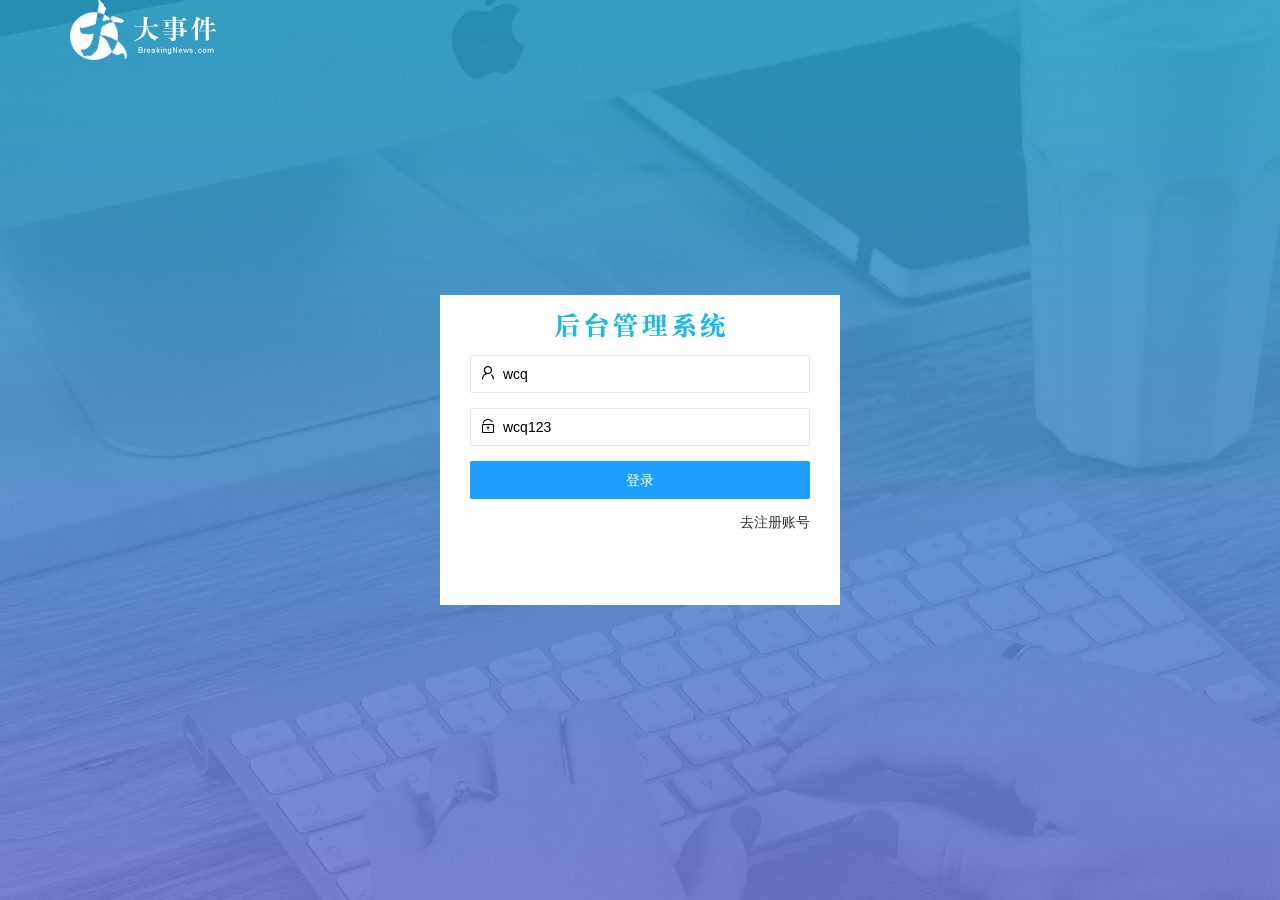
<file: login.html>
<!DOCTYPE html>
<html lang="zh-CN">

<head>
    <meta charset="UTF-8">
    <meta name="viewport" content="width=device-width, initial-scale=1.0">
    <title>大事件——登录注册</title>
    <link rel="stylesheet" href="/assets/lib/layui/css/layui.css">
    <link rel="stylesheet" href="/assets/css/login.css">
</head>

<body>
    <!-- 顶部logo -->
    <div class="layui-main">
        <img src="/assets/images/logo.png" alt="">
    </div>
    <!-- 登录注册区 -->
    <div class="titleAndLogReg">
        <!-- 标题 -->
        <div class="title"></div>
        <!-- 登录 -->
        <div class="login">
            <!-- 登录表单 -->
            <form class="layui-form" id="form_login">
                <!-- 用户名 S-->
                <div class="layui-form-item">
                    <i class="layui-icon layui-icon-username"></i>
                    <input value="wcq" type="text" name="username" required lay-verify="required" placeholder="请输入用户名" autocomplete="off" class="layui-input">
                </div>
                <!-- 密码 -->
                <div class="layui-form-item">
                    <i class="layui-icon layui-icon-password"></i>
                    <input value="wcq123" type="text" name="password" required lay-verify="required|pwd" placeholder="请输入密码" autocomplete="off" class="layui-input">
                </div>
                <!-- 按钮 -->
                <div class="layui-form-item">
                    <!-- type 要么不写 要么设置为submit 可以提交表单 -->
                    <!-- lay-submit是一个属性，必须写，未来用这个属性校验 -->
                    <button class="layui-btn layui-btn-fluid layui-btn layui-btn-normal" lay-submit>登录</button>
                </div>
                <!-- 链接 -->
                <div class="layui-form-item links">
                    <a href="javascript:;" id="link_reg">去注册账号</a>
                </div>
            </form>
        </div>
        <!-- 注册 -->
        <div class="reg">
            <form class="layui-form" id="form_reg">
                <!-- 用户名 S-->
                <div class="layui-form-item">
                    <i class="layui-icon layui-icon-username"></i>
                    <input type="text" name="username" required lay-verify="required" placeholder="请输入用户名" autocomplete="off" class="layui-input">
                </div>
                <!-- 密码 -->
                <div class="layui-form-item">
                    <i class="layui-icon layui-icon-password"></i>
                    <input type="text" name="password" required lay-verify="required|pwd" placeholder="请输入密码" autocomplete="off" class="layui-input">
                </div>
                <div class="layui-form-item">
                    <i class="layui-icon layui-icon-password"></i>
                    <input type="text" name="repassword" required lay-verify="required|pwd|repwd" placeholder="请确认密码" autocomplete="off" class="layui-input">
                </div>
                <!-- 按钮 -->
                <div class="layui-form-item">
                    <!-- type 要么不写 要么设置为submit 可以提交表单 -->
                    <!-- lay-submit是一个属性，必须写，未来用这个属性校验 -->
                    <button class="layui-btn layui-btn-fluid layui-btn layui-btn-normal" lay-submit>注册</button>
                </div>
                <!-- 链接 -->
                <div class="layui-form-item links">
                    <a href="javascript:;" id="link_login">去登陆</a>
                </div>
            </form>

        </div>
    </div>

</body>
<script src="/assets/lib/layui/layui.all.js"></script>
<script src="/assets/lib/jquery.js"></script>
<script src="/assets/js/baseAPI.js"></script>
<script src="/assets/js/login.js"></script>

</html>
</file>
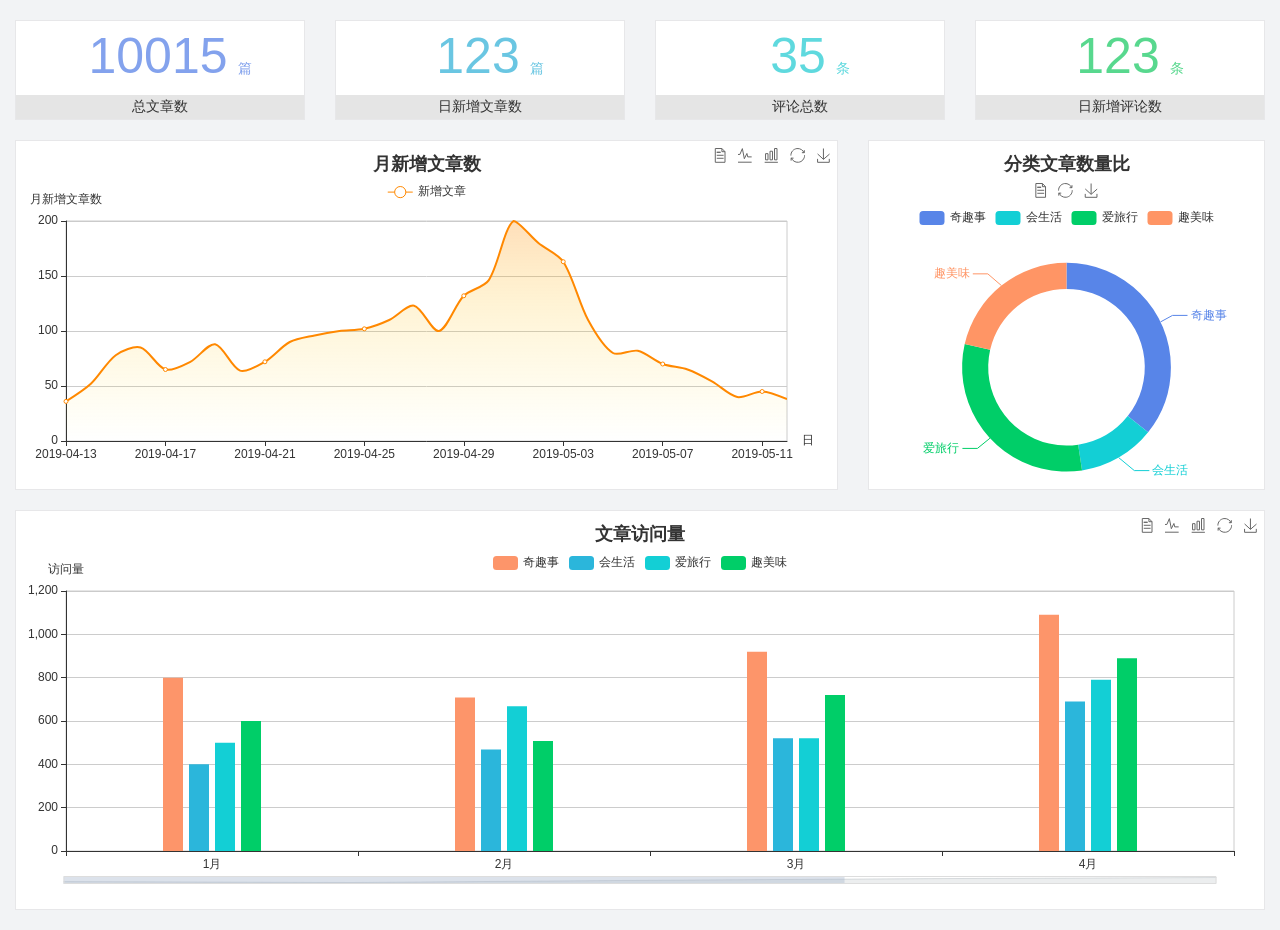
<file: home/dashboard.html>
<!DOCTYPE html>
<html lang="en">

<head>
  <meta charset="UTF-8">
  <meta name="viewport" content="width=device-width, initial-scale=1.0">
  <meta http-equiv="X-UA-Compatible" content="ie=edge">
  <title>图表统计</title>
  <link rel="stylesheet" href="../assets/lib/bootstrap.css" />
  <link rel="stylesheet" href="../assets/lib/main.css" />
  <script src="../assets/lib/jquery.js"></script>
  <script type="text/javascript" src="../assets/lib/echarts.min.js"></script>
</head>

<body>
  <div class="container-fluid">
    <div class="row spannel_list">
      <div class="col-sm-3 col-xs-6">
        <div class="spannel">
          <em>10015</em><span>篇</span>
          <b>总文章数</b>
        </div>
      </div>
      <div class="col-sm-3 col-xs-6">
        <div class="spannel scolor01">
          <em>123</em><span>篇</span>
          <b>日新增文章数</b>
        </div>
      </div>
      <div class="col-sm-3 col-xs-6">
        <div class="spannel scolor02">
          <em>35</em><span>条</span>
          <b>评论总数</b>
        </div>
      </div>
      <div class="col-sm-3 col-xs-6">
        <div class="spannel scolor03">
          <em>123</em><span>条</span>
          <b>日新增评论数</b>
        </div>
      </div>
    </div>
  </div>

  <div class="container-fluid">
    <div class="row curve-pie">
      <div class="col-lg-8 col-md-8">
        <div class="gragh_pannel" id="curve_show"></div>
      </div>
      <div class="col-lg-4 col-md-4">
        <div class="gragh_pannel" id="pie_show"></div>
      </div>
    </div>
  </div>

  <div class="container-fluid">
    <div class="column_pannel" id="column_show"></div>
  </div>

  <script>
    var oChart = echarts.init(document.getElementById('curve_show'));
    var aList_all = [
      { 'count': 36, 'date': '2019-04-13' },
      { 'count': 52, 'date': '2019-04-14' },
      { 'count': 78, 'date': '2019-04-15' },
      { 'count': 85, 'date': '2019-04-16' },
      { 'count': 65, 'date': '2019-04-17' },
      { 'count': 72, 'date': '2019-04-18' },
      { 'count': 88, 'date': '2019-04-19' },
      { 'count': 64, 'date': '2019-04-20' },
      { 'count': 72, 'date': '2019-04-21' },
      { 'count': 90, 'date': '2019-04-22' },
      { 'count': 96, 'date': '2019-04-23' },
      { 'count': 100, 'date': '2019-04-24' },
      { 'count': 102, 'date': '2019-04-25' },
      { 'count': 110, 'date': '2019-04-26' },
      { 'count': 123, 'date': '2019-04-27' },
      { 'count': 100, 'date': '2019-04-28' },
      { 'count': 132, 'date': '2019-04-29' },
      { 'count': 146, 'date': '2019-04-30' },
      { 'count': 200, 'date': '2019-05-01' },
      { 'count': 180, 'date': '2019-05-02' },
      { 'count': 163, 'date': '2019-05-03' },
      { 'count': 110, 'date': '2019-05-04' },
      { 'count': 80, 'date': '2019-05-05' },
      { 'count': 82, 'date': '2019-05-06' },
      { 'count': 70, 'date': '2019-05-07' },
      { 'count': 65, 'date': '2019-05-08' },
      { 'count': 54, 'date': '2019-05-09' },
      { 'count': 40, 'date': '2019-05-10' },
      { 'count': 45, 'date': '2019-05-11' },
      { 'count': 38, 'date': '2019-05-12' },
    ];

    let aCount = [];
    let aDate = [];

    for (var i = 0; i < aList_all.length; i++) {
      aCount.push(aList_all[i].count);
      aDate.push(aList_all[i].date);
    }

    var chartopt = {
      title: {
        text: '月新增文章数',
        left: 'center',
        top: '10'
      },
      tooltip: {
        trigger: 'axis'
      },
      legend: {
        data: ['新增文章'],
        top: '40'
      },
      toolbox: {
        show: true,
        feature: {
          mark: { show: true },
          dataView: { show: true, readOnly: false },
          magicType: { show: true, type: ['line', 'bar'] },
          restore: { show: true },
          saveAsImage: { show: true }
        }
      },
      calculable: true,
      xAxis: [
        {
          name: '日',
          type: 'category',
          boundaryGap: false,
          data: aDate
        }
      ],
      yAxis: [
        {
          name: '月新增文章数',
          type: 'value'
        }
      ],
      series: [
        {
          name: '新增文章',
          type: 'line',
          smooth: true,
          itemStyle: { normal: { areaStyle: { type: 'default' }, color: '#f80' }, lineStyle: { color: '#f80' } },
          data: aCount
        }],
      areaStyle: {
        normal: {
          color: new echarts.graphic.LinearGradient(0, 0, 0, 1, [{
            offset: 0,
            color: 'rgba(255,136,0,0.39)'
          }, {
            offset: .34,
            color: 'rgba(255,180,0,0.25)'
          }, {
            offset: 1,
            color: 'rgba(255,222,0,0.00)'
          }])

        }
      },
      grid: {
        show: true,
        x: 50,
        x2: 50,
        y: 80,
        height: 220
      }
    };

    oChart.setOption(chartopt);


    var oPie = echarts.init(document.getElementById('pie_show'));
    var oPieopt =
    {
      title: {
        top: 10,
        text: '分类文章数量比',
        x: 'center'
      },
      tooltip: {
        trigger: 'item',
        formatter: "{a} <br/>{b} : {c} ({d}%)"
      },
      color: ['#5885e8', '#13cfd5', '#00ce68', '#ff9565'],
      legend: {
        x: 'center',
        top: 65,
        data: ['奇趣事', '会生活', '爱旅行', '趣美味']
      },
      toolbox: {
        show: true,
        x: 'center',
        top: 35,
        feature: {
          mark: { show: true },
          dataView: { show: true, readOnly: false },
          magicType: {
            show: true,
            type: ['pie', 'funnel'],
            option: {
              funnel: {
                x: '25%',
                width: '50%',
                funnelAlign: 'left',
                max: 1548
              }
            }
          },
          restore: { show: true },
          saveAsImage: { show: true }
        }
      },
      calculable: true,
      series: [
        {
          name: '访问来源',
          type: 'pie',
          radius: ['45%', '60%'],
          center: ['50%', '65%'],
          data: [
            { value: 300, name: '奇趣事' },
            { value: 100, name: '会生活' },
            { value: 260, name: '爱旅行' },
            { value: 180, name: '趣美味' }
          ]
        }
      ]
    };
    oPie.setOption(oPieopt);



    var oColumn = this.echarts.init(document.getElementById('column_show'));
    var oColumnopt =
    {
      title: {
        text: '文章访问量',
        left: 'center',
        top: '10'
      },
      tooltip: {
        trigger: 'axis'
      },
      legend: {
        data: ['奇趣事', '会生活', '爱旅行', '趣美味'],
        top: '40'
      },
      toolbox: {
        show: true,
        feature: {
          mark: { show: true },
          dataView: { show: true, readOnly: false },
          magicType: { show: true, type: ['line', 'bar'] },
          restore: { show: true },
          saveAsImage: { show: true }
        }
      },
      calculable: true,
      xAxis: [
        {
          type: 'category',
          data: ['1月', '2月', '3月', '4月', '5月']
        }
      ],
      yAxis: [
        {
          name: '访问量',
          type: 'value'
        }
      ],
      series: [
        {
          name: '奇趣事',
          type: 'bar',
          barWidth: 20,
          itemStyle: {
            normal: { areaStyle: { type: 'default' }, color: '#fd956a' }
          },
          data: [800, 708, 920, 1090, 1200]
        },
        {
          name: '会生活',
          type: 'bar',
          barWidth: 20,
          itemStyle: {
            normal: { areaStyle: { type: 'default' }, color: '#2bb6db' }
          },
          data: [400, 468, 520, 690, 800]
        },
        {
          name: '爱旅行',
          type: 'bar',
          barWidth: 20,
          itemStyle: {
            normal: { areaStyle: { type: 'default' }, color: '#13cfd5' }
          },
          data: [500, 668, 520, 790, 900]
        },
        {
          name: '趣美味',
          type: 'bar',
          barWidth: 20,
          itemStyle: {
            normal: { areaStyle: { type: 'default' }, color: '#00ce68' }
          },
          data: [600, 508, 720, 890, 1000]
        }
      ],
      grid: {
        show: true,
        x: 50,
        x2: 30,
        y: 80,
        height: 260
      },
      dataZoom: [//给x轴设置滚动条
        {
          start: 0,//默认为0
          end: 100 - 1000 / 31,//默认为100
          type: 'slider',
          show: true,
          xAxisIndex: [0],
          handleSize: 0,//滑动条的 左右2个滑动条的大小
          height: 8,//组件高度
          left: 45, //左边的距离
          right: 50,//右边的距离
          bottom: 26,//右边的距离
          handleColor: '#ddd',//h滑动图标的颜色
          handleStyle: {
            borderColor: "#cacaca",
            borderWidth: "1",
            shadowBlur: 2,
            background: "#ddd",
            shadowColor: "#ddd",
          }
        }]
    };
    oColumn.setOption(oColumnopt);
  </script>
</body>

</html>
</file>
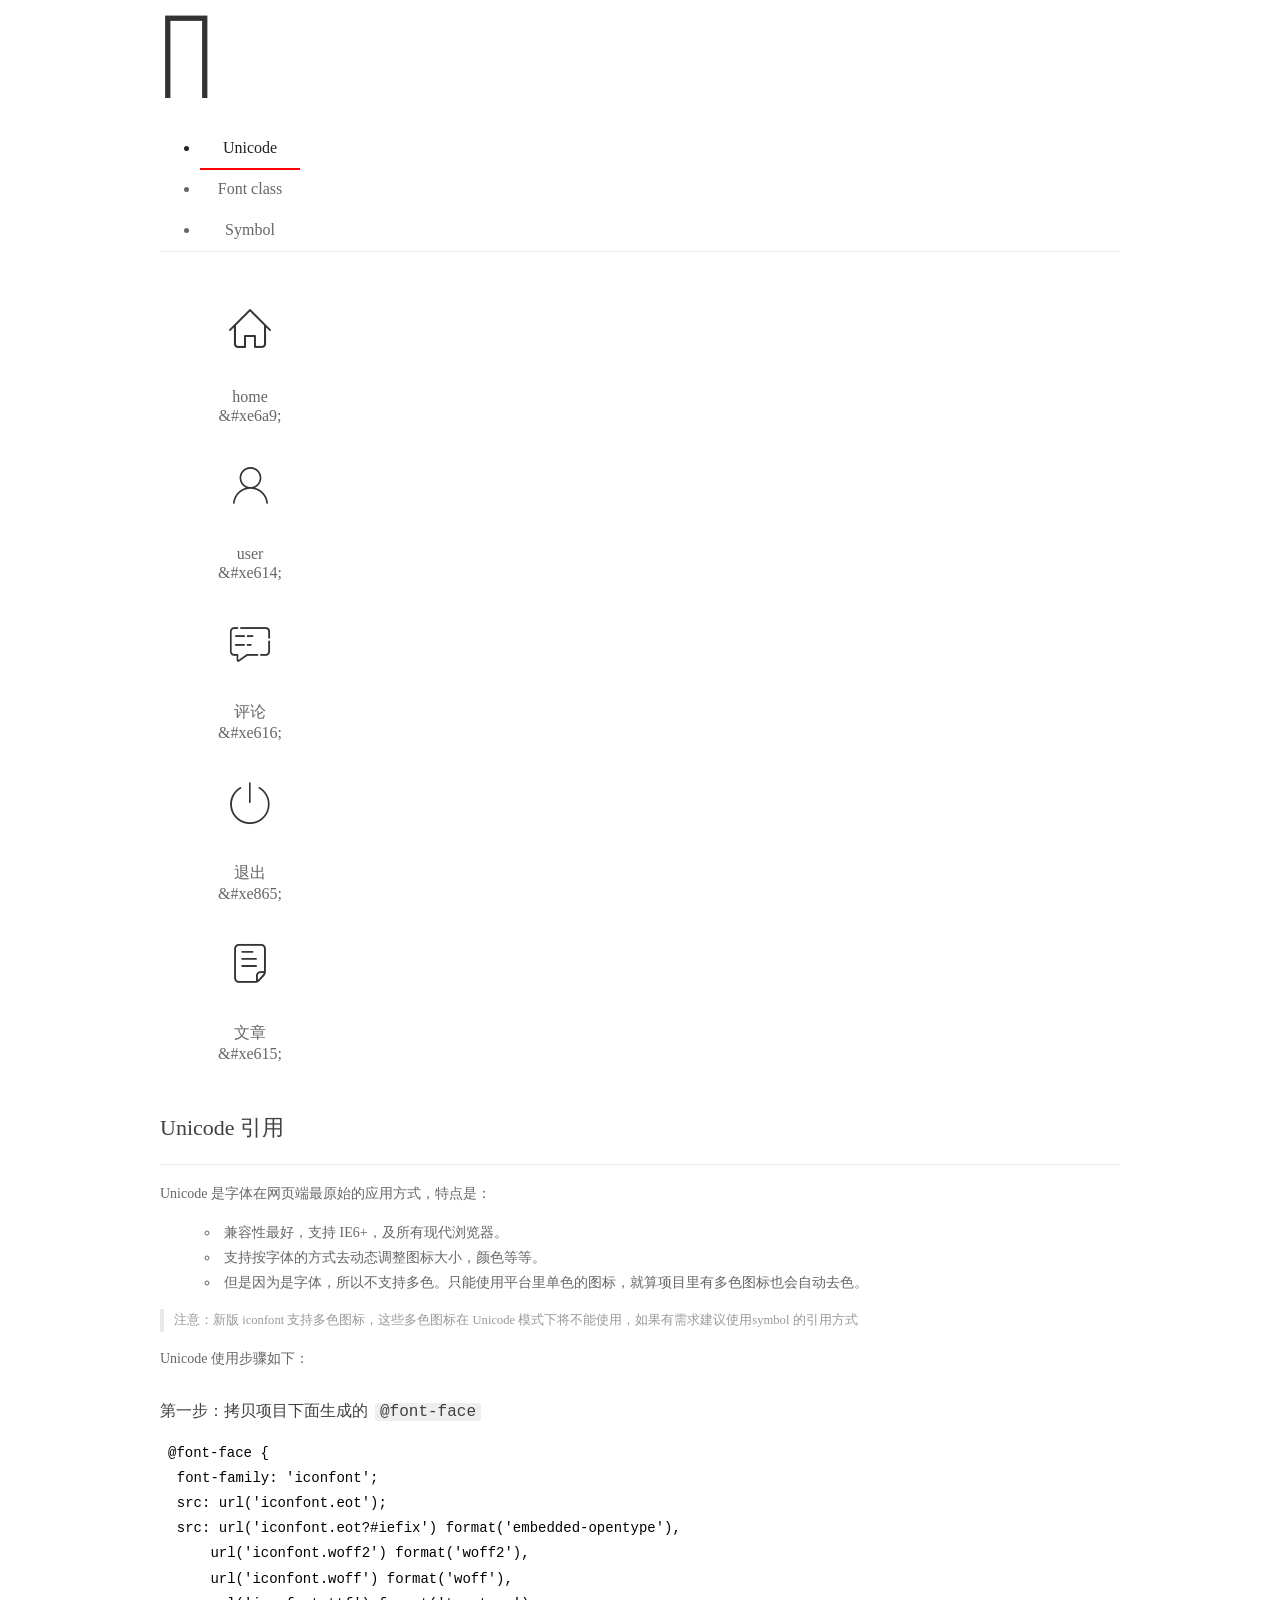
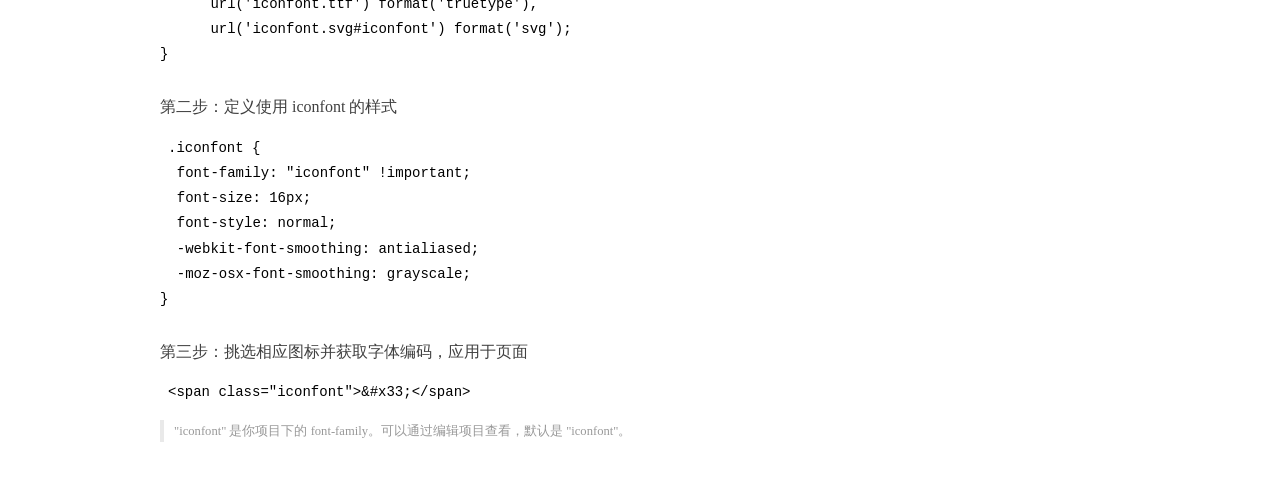
<file: assets/fonts/demo_index.html>
<!DOCTYPE html>
<html>
<head>
  <meta charset="utf-8"/>
  <title>IconFont Demo</title>
  <link rel="shortcut icon" href="https://gtms04.alicdn.com/tps/i4/TB1_oz6GVXXXXaFXpXXJDFnIXXX-64-64.ico" type="image/x-icon"/>
  <link rel="stylesheet" href="https://g.alicdn.com/thx/cube/1.3.2/cube.min.css">
  <link rel="stylesheet" href="demo.css">
  <link rel="stylesheet" href="iconfont.css">
  <script src="iconfont.js"></script>
  <!-- jQuery -->
  <script src="https://a1.alicdn.com/oss/uploads/2018/12/26/7bfddb60-08e8-11e9-9b04-53e73bb6408b.js"></script>
  <!-- 代码高亮 -->
  <script src="https://a1.alicdn.com/oss/uploads/2018/12/26/a3f714d0-08e6-11e9-8a15-ebf944d7534c.js"></script>
</head>
<body>
  <div class="main">
    <h1 class="logo"><a href="https://www.iconfont.cn/" title="iconfont 首页" target="_blank">&#xe86b;</a></h1>
    <div class="nav-tabs">
      <ul id="tabs" class="dib-box">
        <li class="dib active"><span>Unicode</span></li>
        <li class="dib"><span>Font class</span></li>
        <li class="dib"><span>Symbol</span></li>
      </ul>
      
    </div>
    <div class="tab-container">
      <div class="content unicode" style="display: block;">
          <ul class="icon_lists dib-box">
          
            <li class="dib">
              <span class="icon iconfont">&#xe6a9;</span>
                <div class="name">home</div>
                <div class="code-name">&amp;#xe6a9;</div>
              </li>
          
            <li class="dib">
              <span class="icon iconfont">&#xe614;</span>
                <div class="name">user</div>
                <div class="code-name">&amp;#xe614;</div>
              </li>
          
            <li class="dib">
              <span class="icon iconfont">&#xe616;</span>
                <div class="name">评论</div>
                <div class="code-name">&amp;#xe616;</div>
              </li>
          
            <li class="dib">
              <span class="icon iconfont">&#xe865;</span>
                <div class="name">退出</div>
                <div class="code-name">&amp;#xe865;</div>
              </li>
          
            <li class="dib">
              <span class="icon iconfont">&#xe615;</span>
                <div class="name">文章</div>
                <div class="code-name">&amp;#xe615;</div>
              </li>
          
          </ul>
          <div class="article markdown">
          <h2 id="unicode-">Unicode 引用</h2>
          <hr>

          <p>Unicode 是字体在网页端最原始的应用方式，特点是：</p>
          <ul>
            <li>兼容性最好，支持 IE6+，及所有现代浏览器。</li>
            <li>支持按字体的方式去动态调整图标大小，颜色等等。</li>
            <li>但是因为是字体，所以不支持多色。只能使用平台里单色的图标，就算项目里有多色图标也会自动去色。</li>
          </ul>
          <blockquote>
            <p>注意：新版 iconfont 支持多色图标，这些多色图标在 Unicode 模式下将不能使用，如果有需求建议使用symbol 的引用方式</p>
          </blockquote>
          <p>Unicode 使用步骤如下：</p>
          <h3 id="-font-face">第一步：拷贝项目下面生成的 <code>@font-face</code></h3>
<pre><code class="language-css"
>@font-face {
  font-family: 'iconfont';
  src: url('iconfont.eot');
  src: url('iconfont.eot?#iefix') format('embedded-opentype'),
      url('iconfont.woff2') format('woff2'),
      url('iconfont.woff') format('woff'),
      url('iconfont.ttf') format('truetype'),
      url('iconfont.svg#iconfont') format('svg');
}
</code></pre>
          <h3 id="-iconfont-">第二步：定义使用 iconfont 的样式</h3>
<pre><code class="language-css"
>.iconfont {
  font-family: "iconfont" !important;
  font-size: 16px;
  font-style: normal;
  -webkit-font-smoothing: antialiased;
  -moz-osx-font-smoothing: grayscale;
}
</code></pre>
          <h3 id="-">第三步：挑选相应图标并获取字体编码，应用于页面</h3>
<pre>
<code class="language-html"
>&lt;span class="iconfont"&gt;&amp;#x33;&lt;/span&gt;
</code></pre>
          <blockquote>
            <p>"iconfont" 是你项目下的 font-family。可以通过编辑项目查看，默认是 "iconfont"。</p>
          </blockquote>
          </div>
      </div>
      <div class="content font-class">
        <ul class="icon_lists dib-box">
          
          <li class="dib">
            <span class="icon iconfont icon-home"></span>
            <div class="name">
              home
            </div>
            <div class="code-name">.icon-home
            </div>
          </li>
          
          <li class="dib">
            <span class="icon iconfont icon-user"></span>
            <div class="name">
              user
            </div>
            <div class="code-name">.icon-user
            </div>
          </li>
          
          <li class="dib">
            <span class="icon iconfont icon-pinglun"></span>
            <div class="name">
              评论
            </div>
            <div class="code-name">.icon-pinglun
            </div>
          </li>
          
          <li class="dib">
            <span class="icon iconfont icon-tuichu"></span>
            <div class="name">
              退出
            </div>
            <div class="code-name">.icon-tuichu
            </div>
          </li>
          
          <li class="dib">
            <span class="icon iconfont icon-16"></span>
            <div class="name">
              文章
            </div>
            <div class="code-name">.icon-16
            </div>
          </li>
          
        </ul>
        <div class="article markdown">
        <h2 id="font-class-">font-class 引用</h2>
        <hr>

        <p>font-class 是 Unicode 使用方式的一种变种，主要是解决 Unicode 书写不直观，语意不明确的问题。</p>
        <p>与 Unicode 使用方式相比，具有如下特点：</p>
        <ul>
          <li>兼容性良好，支持 IE8+，及所有现代浏览器。</li>
          <li>相比于 Unicode 语意明确，书写更直观。可以很容易分辨这个 icon 是什么。</li>
          <li>因为使用 class 来定义图标，所以当要替换图标时，只需要修改 class 里面的 Unicode 引用。</li>
          <li>不过因为本质上还是使用的字体，所以多色图标还是不支持的。</li>
        </ul>
        <p>使用步骤如下：</p>
        <h3 id="-fontclass-">第一步：引入项目下面生成的 fontclass 代码：</h3>
<pre><code class="language-html">&lt;link rel="stylesheet" href="./iconfont.css"&gt;
</code></pre>
        <h3 id="-">第二步：挑选相应图标并获取类名，应用于页面：</h3>
<pre><code class="language-html">&lt;span class="iconfont icon-xxx"&gt;&lt;/span&gt;
</code></pre>
        <blockquote>
          <p>"
            iconfont" 是你项目下的 font-family。可以通过编辑项目查看，默认是 "iconfont"。</p>
        </blockquote>
      </div>
      </div>
      <div class="content symbol">
          <ul class="icon_lists dib-box">
          
            <li class="dib">
                <svg class="icon svg-icon" aria-hidden="true">
                  <use xlink:href="#icon-home"></use>
                </svg>
                <div class="name">home</div>
                <div class="code-name">#icon-home</div>
            </li>
          
            <li class="dib">
                <svg class="icon svg-icon" aria-hidden="true">
                  <use xlink:href="#icon-user"></use>
                </svg>
                <div class="name">user</div>
                <div class="code-name">#icon-user</div>
            </li>
          
            <li class="dib">
                <svg class="icon svg-icon" aria-hidden="true">
                  <use xlink:href="#icon-pinglun"></use>
                </svg>
                <div class="name">评论</div>
                <div class="code-name">#icon-pinglun</div>
            </li>
          
            <li class="dib">
                <svg class="icon svg-icon" aria-hidden="true">
                  <use xlink:href="#icon-tuichu"></use>
                </svg>
                <div class="name">退出</div>
                <div class="code-name">#icon-tuichu</div>
            </li>
          
            <li class="dib">
                <svg class="icon svg-icon" aria-hidden="true">
                  <use xlink:href="#icon-16"></use>
                </svg>
                <div class="name">文章</div>
                <div class="code-name">#icon-16</div>
            </li>
          
          </ul>
          <div class="article markdown">
          <h2 id="symbol-">Symbol 引用</h2>
          <hr>

          <p>这是一种全新的使用方式，应该说这才是未来的主流，也是平台目前推荐的用法。相关介绍可以参考这篇<a href="">文章</a>
            这种用法其实是做了一个 SVG 的集合，与另外两种相比具有如下特点：</p>
          <ul>
            <li>支持多色图标了，不再受单色限制。</li>
            <li>通过一些技巧，支持像字体那样，通过 <code>font-size</code>, <code>color</code> 来调整样式。</li>
            <li>兼容性较差，支持 IE9+，及现代浏览器。</li>
            <li>浏览器渲染 SVG 的性能一般，还不如 png。</li>
          </ul>
          <p>使用步骤如下：</p>
          <h3 id="-symbol-">第一步：引入项目下面生成的 symbol 代码：</h3>
<pre><code class="language-html">&lt;script src="./iconfont.js"&gt;&lt;/script&gt;
</code></pre>
          <h3 id="-css-">第二步：加入通用 CSS 代码（引入一次就行）：</h3>
<pre><code class="language-html">&lt;style&gt;
.icon {
  width: 1em;
  height: 1em;
  vertical-align: -0.15em;
  fill: currentColor;
  overflow: hidden;
}
&lt;/style&gt;
</code></pre>
          <h3 id="-">第三步：挑选相应图标并获取类名，应用于页面：</h3>
<pre><code class="language-html">&lt;svg class="icon" aria-hidden="true"&gt;
  &lt;use xlink:href="#icon-xxx"&gt;&lt;/use&gt;
&lt;/svg&gt;
</code></pre>
          </div>
      </div>

    </div>
  </div>
  <script>
  $(document).ready(function () {
      $('.tab-container .content:first').show()

      $('#tabs li').click(function (e) {
        var tabContent = $('.tab-container .content')
        var index = $(this).index()

        if ($(this).hasClass('active')) {
          return
        } else {
          $('#tabs li').removeClass('active')
          $(this).addClass('active')

          tabContent.hide().eq(index).fadeIn()
        }
      })
    })
  </script>
</body>
</html>
</file>
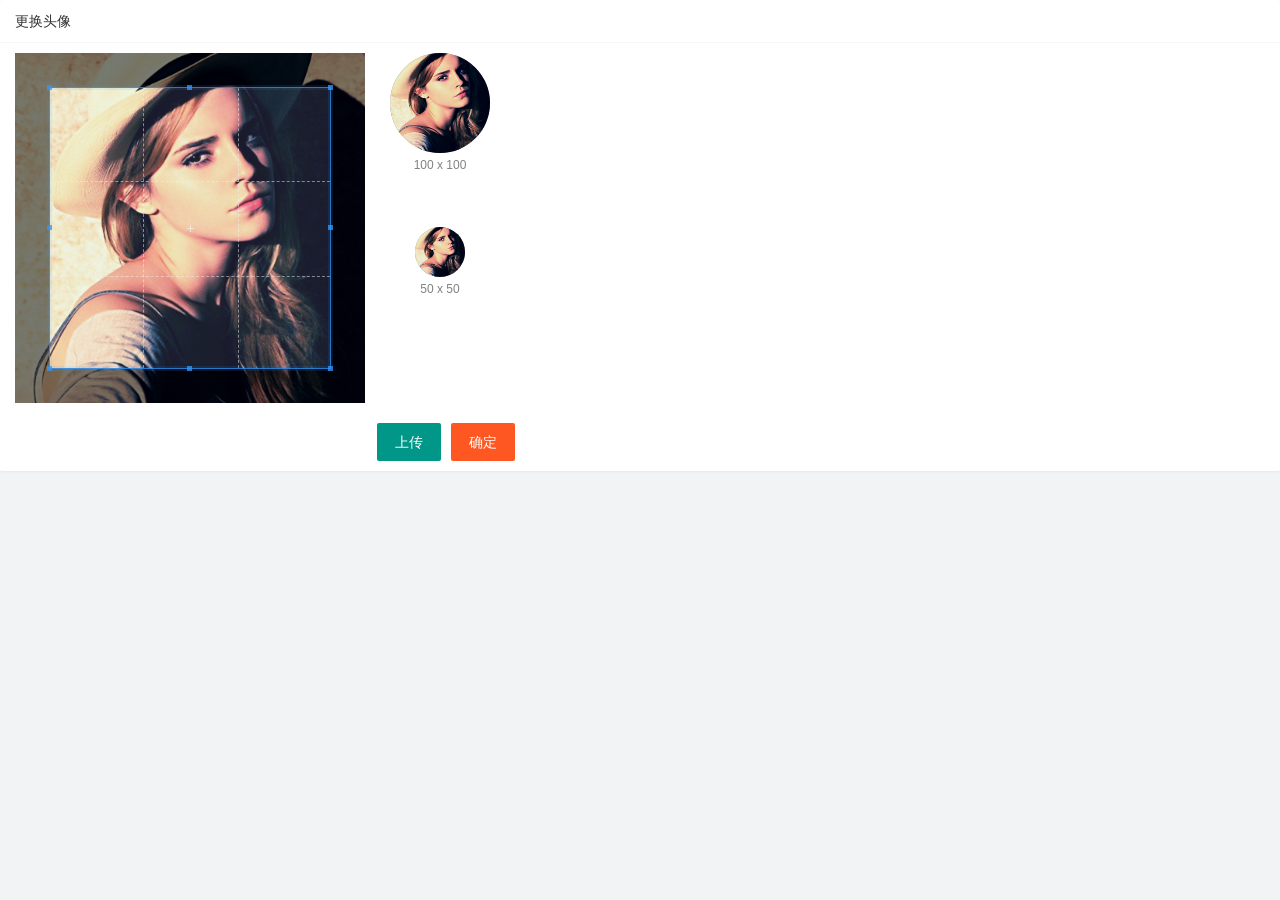
<file: home/user/user_avatar.html>
<!DOCTYPE html>
<html lang="zh-CN">

<head>
    <meta charset="UTF-8">
    <meta name="viewport" content="width=device-width, initial-scale=1.0">
    <title>Document</title>
    <!-- 引入cropper样式 -->
    <link rel="stylesheet" href="/assets/lib/cropper/cropper.css">
    <!-- layui.all.css样式 -->
    <link rel="stylesheet" href="/assets/lib/layui/css/layui.css">
    <link rel="stylesheet" href="/assets/css/user/user_avatar.css">
</head>

<body>
    <!-- 面板区域 -->
    <div class="layui-card">
        <div class="layui-card-header">更换头像</div>
        <div class="layui-card-body">
            <!-- 第一行的图片裁剪和预览区域 -->
            <div class="row1">
                <!-- 图片裁剪区域 -->
                <div class="cropper-box">
                    <!-- 这个 img 标签很重要，将来会把它初始化为裁剪区域 -->
                    <img id="image" src="/assets/images/sample.jpg" />
                </div>
                <!-- 图片的预览区域 -->
                <div class="preview-box">
                    <div>
                        <!-- 宽高为 100px 的预览区域 -->
                        <div class="img-preview w100"></div>
                        <p class="size">100 x 100</p>
                    </div>
                    <div>
                        <!-- 宽高为 50px 的预览区域 -->
                        <div class="img-preview w50"></div>
                        <p class="size">50 x 50</p>
                    </div>
                </div>
            </div>

            <!-- 第二行的按钮区域 -->
            <div class="row2">
                <!-- accept属性，可以指定，允许用户选择什么类型的文件 -->
                <input id="file" type="file" accept="">
                <button id="btnChooseImg" type="button" class="layui-btn">上传</button>
                <button id="btnUpload" type="button" class="layui-btn layui-btn-danger">确定</button>
            </div>
        </div>
    </div>
    <!-- 引入layui.all.js -->
    <script src="/assets/lib/layui/layui.all.js"></script>
    <!-- 引入jQuery -->
    <script src="/assets/lib/jquery.js"></script>
    <script src="/assets/lib/cropper/Cropper.js"></script>
    <script src="/assets/lib/cropper/jquery-cropper.js"></script>
    <!-- 引入baseAPI -->
    <script src="/assets/js/baseAPI.js"></script>
    <!-- 引入自己js  -->
    <script src="/assets/js/user/user_avatar.js"></script>
</body>


</html>
</file>
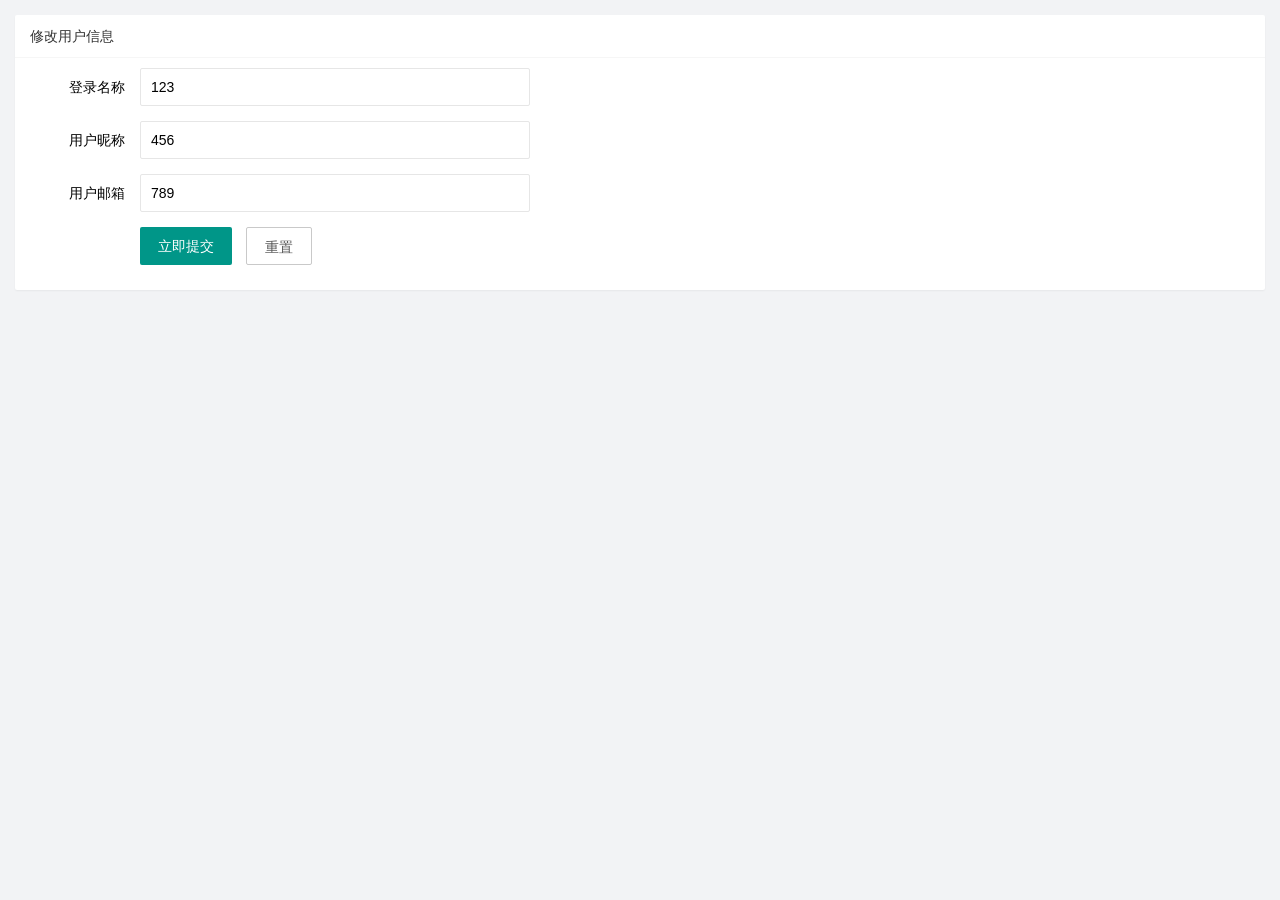
<file: home/user/user_info.html>
<!DOCTYPE html>
<html lang="zh-CN">

<head>
    <meta charset="UTF-8">
    <meta name="viewport" content="width=device-width, initial-scale=1.0">
    <title>Document</title>
    <!-- 先引入layui.css -->
    <link rel="stylesheet" href="/assets/lib/layui/css/layui.css">
    <!-- 引入自己的样式 -->
    <link rel="stylesheet" href="/assets/css/user/user_info.css">
</head>

<body>
    <!-- 个人信息面板 -->
    <div class="layui-card">
        <div class="layui-card-header">修改用户信息</div>
        <div class="layui-card-body">
            <!-- 表单区域 -->
            <form class="layui-form" lay-filter="formUserInfo">
                <!-- 第01行 这是隐藏域 id-->
                <input type="hidden" name="id">
                <!-- 第01行 登录名称 -->
                <div class="layui-form-item">
                    <label class="layui-form-label">登录名称</label>
                    <div class="layui-input-block">
                        <input type="text" name="username" required lay-verify="required" placeholder="请输入登录名称" autocomplete="off" class="layui-input" readonly value="123">
                    </div>
                </div>
                <!-- 第02行 昵称 -->
                <div class="layui-form-item">
                    <label class="layui-form-label">用户昵称</label>
                    <div class="layui-input-block">
                        <input type="text" name="nickname" required lay-verify="required|nickname" placeholder="请输入用户昵称" autocomplete="off" class="layui-input" value="456">
                    </div>
                </div>
                <!-- 第03行 邮箱 -->
                <div class="layui-form-item">
                    <label class="layui-form-label">用户邮箱</label>
                    <div class="layui-input-block">
                        <input type="text" name="email" required lay-verify="required|email" placeholder="请输入用户邮箱" autocomplete="off" class="layui-input" value="789">
                    </div>
                </div>
                <!-- 第04行 按钮 -->
                <div class="layui-form-item">
                    <div class="layui-input-block">
                        <button class="layui-btn" lay-submit lay-filter="formDemo">立即提交</button>
                        <button id="btnReset" type="reset" class="layui-btn layui-btn-primary">重置</button>
                    </div>
                </div>
            </form>
        </div>
    </div>
    <script src="/assets/lib/layui/layui.all.js"></script>
    <script src="/assets/lib/jquery.js"></script>
    <script src="/assets/js/baseAPI.js"></script>
    <script src="/assets/js/user/user_info.js"></script>
</body>

</html>
</file>
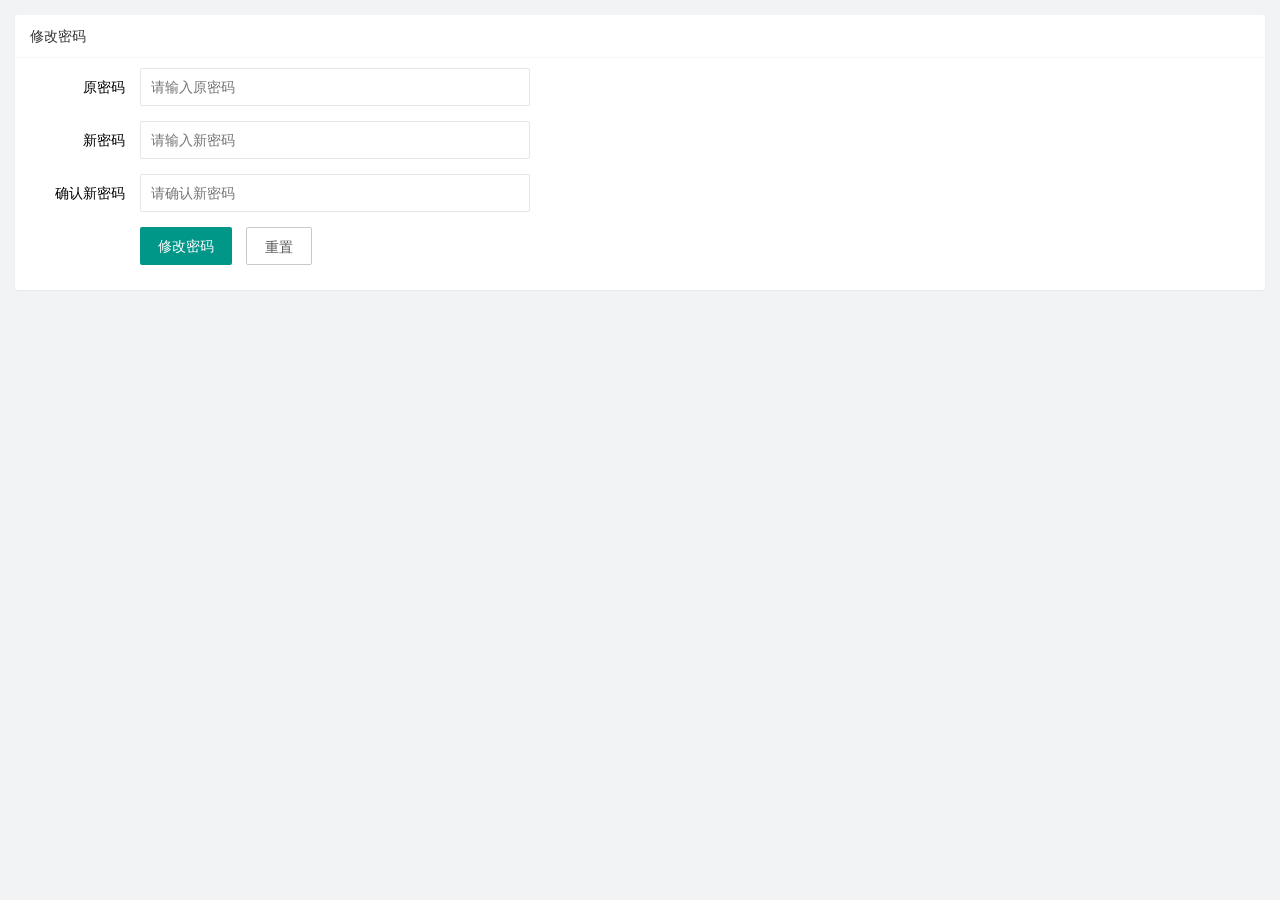
<file: home/user/user_pwd.html>
<!DOCTYPE html>
<html lang="zh-CN">

<head>
    <meta charset="UTF-8">
    <meta name="viewport" content="width=device-width, initial-scale=1.0">
    <title>Document</title>
    <link rel="stylesheet" href="/assets/lib/layui/css/layui.css">
    <link rel="stylesheet" href="/assets/css/user/user_pwd.css">
</head>

<body>
    <!-- 卡片区域 -->
    <div class="layui-card">
        <div class="layui-card-header">修改密码</div>
        <div class="layui-card-body">
            <form class="layui-form" action="">
                <!-- 1.原始密码 -->
                <div class="layui-form-item">
                    <label class="layui-form-label">原密码</label>
                    <div class="layui-input-block">
                        <input type="text" name="oldPwd" required lay-verify="required|pwd" placeholder="请输入原密码" autocomplete="off" class="layui-input">
                    </div>
                </div>
                <!-- 2.新密码 -->
                <div class="layui-form-item">
                    <label class="layui-form-label">新密码</label>
                    <div class="layui-input-block">
                        <input type="text" name="newPwd" required lay-verify="required|pwd|newPwd" placeholder="请输入新密码" autocomplete="off" class="layui-input">
                    </div>
                </div>
                <!-- 3.确认新密码 -->
                <div class="layui-form-item">
                    <label class="layui-form-label">确认新密码</label>
                    <div class="layui-input-block">
                        <input type="text" name="rePwd" required lay-verify="required|pwd|rePwd" placeholder="请确认新密码" autocomplete="off" class="layui-input">
                    </div>
                </div>
                <!-- 4.按钮 -->
                <div class="layui-form-item">
                    <div class="layui-input-block">
                        <button class="layui-btn" lay-submit lay-filter="formDemo">修改密码</button>
                        <button type="reset" class="layui-btn layui-btn-primary">重置</button>
                    </div>
                </div>
            </form>
        </div>
    </div>
    <script src="/assets/lib/layui/layui.all.js"></script>
    <script src="/assets/lib/jquery.js"></script>
    <script src="/assets/js/baseAPI.js"></script>
    <script src="/assets/js/user/user_pwd.js"></script>
</body>

</html>
</file>
<file: assets/lib/layui/css/layui.css>
/** layui-v2.5.5 MIT License By https://www.layui.com */
 .layui-inline,img{display:inline-block;vertical-align:middle}h1,h2,h3,h4,h5,h6{font-weight:400}.layui-edge,.layui-header,.layui-inline,.layui-main{position:relative}.layui-body,.layui-edge,.layui-elip{overflow:hidden}.layui-btn,.layui-edge,.layui-inline,img{vertical-align:middle}.layui-btn,.layui-disabled,.layui-icon,.layui-unselect{-moz-user-select:none;-webkit-user-select:none;-ms-user-select:none}.layui-elip,.layui-form-checkbox span,.layui-form-pane .layui-form-label{text-overflow:ellipsis;white-space:nowrap}.layui-breadcrumb,.layui-tree-btnGroup{visibility:hidden}blockquote,body,button,dd,div,dl,dt,form,h1,h2,h3,h4,h5,h6,input,li,ol,p,pre,td,textarea,th,ul{margin:0;padding:0;-webkit-tap-highlight-color:rgba(0,0,0,0)}a:active,a:hover{outline:0}img{border:none}li{list-style:none}table{border-collapse:collapse;border-spacing:0}h4,h5,h6{font-size:100%}button,input,optgroup,option,select,textarea{font-family:inherit;font-size:inherit;font-style:inherit;font-weight:inherit;outline:0}pre{white-space:pre-wrap;white-space:-moz-pre-wrap;white-space:-pre-wrap;white-space:-o-pre-wrap;word-wrap:break-word}body{line-height:24px;font:14px Helvetica Neue,Helvetica,PingFang SC,Tahoma,Arial,sans-serif}hr{height:1px;margin:10px 0;border:0;clear:both}a{color:#333;text-decoration:none}a:hover{color:#777}a cite{font-style:normal;*cursor:pointer}.layui-border-box,.layui-border-box *{box-sizing:border-box}.layui-box,.layui-box *{box-sizing:content-box}.layui-clear{clear:both;*zoom:1}.layui-clear:after{content:'\20';clear:both;*zoom:1;display:block;height:0}.layui-inline{*display:inline;*zoom:1}.layui-edge{display:inline-block;width:0;height:0;border-width:6px;border-style:dashed;border-color:transparent}.layui-edge-top{top:-4px;border-bottom-color:#999;border-bottom-style:solid}.layui-edge-right{border-left-color:#999;border-left-style:solid}.layui-edge-bottom{top:2px;border-top-color:#999;border-top-style:solid}.layui-edge-left{border-right-color:#999;border-right-style:solid}.layui-disabled,.layui-disabled:hover{color:#d2d2d2!important;cursor:not-allowed!important}.layui-circle{border-radius:100%}.layui-show{display:block!important}.layui-hide{display:none!important}@font-face{font-family:layui-icon;src:url(../font/iconfont.eot?v=250);src:url(../font/iconfont.eot?v=250#iefix) format('embedded-opentype'),url(../font/iconfont.woff2?v=250) format('woff2'),url(../font/iconfont.woff?v=250) format('woff'),url(../font/iconfont.ttf?v=250) format('truetype'),url(../font/iconfont.svg?v=250#layui-icon) format('svg')}.layui-icon{font-family:layui-icon!important;font-size:16px;font-style:normal;-webkit-font-smoothing:antialiased;-moz-osx-font-smoothing:grayscale}.layui-icon-reply-fill:before{content:"\e611"}.layui-icon-set-fill:before{content:"\e614"}.layui-icon-menu-fill:before{content:"\e60f"}.layui-icon-search:before{content:"\e615"}.layui-icon-share:before{content:"\e641"}.layui-icon-set-sm:before{content:"\e620"}.layui-icon-engine:before{content:"\e628"}.layui-icon-close:before{content:"\1006"}.layui-icon-close-fill:before{content:"\1007"}.layui-icon-chart-screen:before{content:"\e629"}.layui-icon-star:before{content:"\e600"}.layui-icon-circle-dot:before{content:"\e617"}.layui-icon-chat:before{content:"\e606"}.layui-icon-release:before{content:"\e609"}.layui-icon-list:before{content:"\e60a"}.layui-icon-chart:before{content:"\e62c"}.layui-icon-ok-circle:before{content:"\1005"}.layui-icon-layim-theme:before{content:"\e61b"}.layui-icon-table:before{content:"\e62d"}.layui-icon-right:before{content:"\e602"}.layui-icon-left:before{content:"\e603"}.layui-icon-cart-simple:before{content:"\e698"}.layui-icon-face-cry:before{content:"\e69c"}.layui-icon-face-smile:before{content:"\e6af"}.layui-icon-survey:before{content:"\e6b2"}.layui-icon-tree:before{content:"\e62e"}.layui-icon-upload-circle:before{content:"\e62f"}.layui-icon-add-circle:before{content:"\e61f"}.layui-icon-download-circle:before{content:"\e601"}.layui-icon-templeate-1:before{content:"\e630"}.layui-icon-util:before{content:"\e631"}.layui-icon-face-surprised:before{content:"\e664"}.layui-icon-edit:before{content:"\e642"}.layui-icon-speaker:before{content:"\e645"}.layui-icon-down:before{content:"\e61a"}.layui-icon-file:before{content:"\e621"}.layui-icon-layouts:before{content:"\e632"}.layui-icon-rate-half:before{content:"\e6c9"}.layui-icon-add-circle-fine:before{content:"\e608"}.layui-icon-prev-circle:before{content:"\e633"}.layui-icon-read:before{content:"\e705"}.layui-icon-404:before{content:"\e61c"}.layui-icon-carousel:before{content:"\e634"}.layui-icon-help:before{content:"\e607"}.layui-icon-code-circle:before{content:"\e635"}.layui-icon-water:before{content:"\e636"}.layui-icon-username:before{content:"\e66f"}.layui-icon-find-fill:before{content:"\e670"}.layui-icon-about:before{content:"\e60b"}.layui-icon-location:before{content:"\e715"}.layui-icon-up:before{content:"\e619"}.layui-icon-pause:before{content:"\e651"}.layui-icon-date:before{content:"\e637"}.layui-icon-layim-uploadfile:before{content:"\e61d"}.layui-icon-delete:before{content:"\e640"}.layui-icon-play:before{content:"\e652"}.layui-icon-top:before{content:"\e604"}.layui-icon-friends:before{content:"\e612"}.layui-icon-refresh-3:before{content:"\e9aa"}.layui-icon-ok:before{content:"\e605"}.layui-icon-layer:before{content:"\e638"}.layui-icon-face-smile-fine:before{content:"\e60c"}.layui-icon-dollar:before{content:"\e659"}.layui-icon-group:before{content:"\e613"}.layui-icon-layim-download:before{content:"\e61e"}.layui-icon-picture-fine:before{content:"\e60d"}.layui-icon-link:before{content:"\e64c"}.layui-icon-diamond:before{content:"\e735"}.layui-icon-log:before{content:"\e60e"}.layui-icon-rate-solid:before{content:"\e67a"}.layui-icon-fonts-del:before{content:"\e64f"}.layui-icon-unlink:before{content:"\e64d"}.layui-icon-fonts-clear:before{content:"\e639"}.layui-icon-triangle-r:before{content:"\e623"}.layui-icon-circle:before{content:"\e63f"}.layui-icon-radio:before{content:"\e643"}.layui-icon-align-center:before{content:"\e647"}.layui-icon-align-right:before{content:"\e648"}.layui-icon-align-left:before{content:"\e649"}.layui-icon-loading-1:before{content:"\e63e"}.layui-icon-return:before{content:"\e65c"}.layui-icon-fonts-strong:before{content:"\e62b"}.layui-icon-upload:before{content:"\e67c"}.layui-icon-dialogue:before{content:"\e63a"}.layui-icon-video:before{content:"\e6ed"}.layui-icon-headset:before{content:"\e6fc"}.layui-icon-cellphone-fine:before{content:"\e63b"}.layui-icon-add-1:before{content:"\e654"}.layui-icon-face-smile-b:before{content:"\e650"}.layui-icon-fonts-html:before{content:"\e64b"}.layui-icon-form:before{content:"\e63c"}.layui-icon-cart:before{content:"\e657"}.layui-icon-camera-fill:before{content:"\e65d"}.layui-icon-tabs:before{content:"\e62a"}.layui-icon-fonts-code:before{content:"\e64e"}.layui-icon-fire:before{content:"\e756"}.layui-icon-set:before{content:"\e716"}.layui-icon-fonts-u:before{content:"\e646"}.layui-icon-triangle-d:before{content:"\e625"}.layui-icon-tips:before{content:"\e702"}.layui-icon-picture:before{content:"\e64a"}.layui-icon-more-vertical:before{content:"\e671"}.layui-icon-flag:before{content:"\e66c"}.layui-icon-loading:before{content:"\e63d"}.layui-icon-fonts-i:before{content:"\e644"}.layui-icon-refresh-1:before{content:"\e666"}.layui-icon-rmb:before{content:"\e65e"}.layui-icon-home:before{content:"\e68e"}.layui-icon-user:before{content:"\e770"}.layui-icon-notice:before{content:"\e667"}.layui-icon-login-weibo:before{content:"\e675"}.layui-icon-voice:before{content:"\e688"}.layui-icon-upload-drag:before{content:"\e681"}.layui-icon-login-qq:before{content:"\e676"}.layui-icon-snowflake:before{content:"\e6b1"}.layui-icon-file-b:before{content:"\e655"}.layui-icon-template:before{content:"\e663"}.layui-icon-auz:before{content:"\e672"}.layui-icon-console:before{content:"\e665"}.layui-icon-app:before{content:"\e653"}.layui-icon-prev:before{content:"\e65a"}.layui-icon-website:before{content:"\e7ae"}.layui-icon-next:before{content:"\e65b"}.layui-icon-component:before{content:"\e857"}.layui-icon-more:before{content:"\e65f"}.layui-icon-login-wechat:before{content:"\e677"}.layui-icon-shrink-right:before{content:"\e668"}.layui-icon-spread-left:before{content:"\e66b"}.layui-icon-camera:before{content:"\e660"}.layui-icon-note:before{content:"\e66e"}.layui-icon-refresh:before{content:"\e669"}.layui-icon-female:before{content:"\e661"}.layui-icon-male:before{content:"\e662"}.layui-icon-password:before{content:"\e673"}.layui-icon-senior:before{content:"\e674"}.layui-icon-theme:before{content:"\e66a"}.layui-icon-tread:before{content:"\e6c5"}.layui-icon-praise:before{content:"\e6c6"}.layui-icon-star-fill:before{content:"\e658"}.layui-icon-rate:before{content:"\e67b"}.layui-icon-template-1:before{content:"\e656"}.layui-icon-vercode:before{content:"\e679"}.layui-icon-cellphone:before{content:"\e678"}.layui-icon-screen-full:before{content:"\e622"}.layui-icon-screen-restore:before{content:"\e758"}.layui-icon-cols:before{content:"\e610"}.layui-icon-export:before{content:"\e67d"}.layui-icon-print:before{content:"\e66d"}.layui-icon-slider:before{content:"\e714"}.layui-icon-addition:before{content:"\e624"}.layui-icon-subtraction:before{content:"\e67e"}.layui-icon-service:before{content:"\e626"}.layui-icon-transfer:before{content:"\e691"}.layui-main{width:1140px;margin:0 auto}.layui-header{z-index:1000;height:60px}.layui-header a:hover{transition:all .5s;-webkit-transition:all .5s}.layui-side{position:fixed;left:0;top:0;bottom:0;z-index:999;width:200px;overflow-x:hidden}.layui-side-scroll{position:relative;width:220px;height:100%;overflow-x:hidden}.layui-body{position:absolute;left:200px;right:0;top:0;bottom:0;z-index:998;width:auto;overflow-y:auto;box-sizing:border-box}.layui-layout-body{overflow:hidden}.layui-layout-admin .layui-header{background-color:#23262E}.layui-layout-admin .layui-side{top:60px;width:200px;overflow-x:hidden}.layui-layout-admin .layui-body{position:fixed;top:60px;bottom:44px}.layui-layout-admin .layui-main{width:auto;margin:0 15px}.layui-layout-admin .layui-footer{position:fixed;left:200px;right:0;bottom:0;height:44px;line-height:44px;padding:0 15px;background-color:#eee}.layui-layout-admin .layui-logo{position:absolute;left:0;top:0;width:200px;height:100%;line-height:60px;text-align:center;color:#009688;font-size:16px}.layui-layout-admin .layui-header .layui-nav{background:0 0}.layui-layout-left{position:absolute!important;left:200px;top:0}.layui-layout-right{position:absolute!important;right:0;top:0}.layui-container{position:relative;margin:0 auto;padding:0 15px;box-sizing:border-box}.layui-fluid{position:relative;margin:0 auto;padding:0 15px}.layui-row:after,.layui-row:before{content:'';display:block;clear:both}.layui-col-lg1,.layui-col-lg10,.layui-col-lg11,.layui-col-lg12,.layui-col-lg2,.layui-col-lg3,.layui-col-lg4,.layui-col-lg5,.layui-col-lg6,.layui-col-lg7,.layui-col-lg8,.layui-col-lg9,.layui-col-md1,.layui-col-md10,.layui-col-md11,.layui-col-md12,.layui-col-md2,.layui-col-md3,.layui-col-md4,.layui-col-md5,.layui-col-md6,.layui-col-md7,.layui-col-md8,.layui-col-md9,.layui-col-sm1,.layui-col-sm10,.layui-col-sm11,.layui-col-sm12,.layui-col-sm2,.layui-col-sm3,.layui-col-sm4,.layui-col-sm5,.layui-col-sm6,.layui-col-sm7,.layui-col-sm8,.layui-col-sm9,.layui-col-xs1,.layui-col-xs10,.layui-col-xs11,.layui-col-xs12,.layui-col-xs2,.layui-col-xs3,.layui-col-xs4,.layui-col-xs5,.layui-col-xs6,.layui-col-xs7,.layui-col-xs8,.layui-col-xs9{position:relative;display:block;box-sizing:border-box}.layui-col-xs1,.layui-col-xs10,.layui-col-xs11,.layui-col-xs12,.layui-col-xs2,.layui-col-xs3,.layui-col-xs4,.layui-col-xs5,.layui-col-xs6,.layui-col-xs7,.layui-col-xs8,.layui-col-xs9{float:left}.layui-col-xs1{width:8.33333333%}.layui-col-xs2{width:16.66666667%}.layui-col-xs3{width:25%}.layui-col-xs4{width:33.33333333%}.layui-col-xs5{width:41.66666667%}.layui-col-xs6{width:50%}.layui-col-xs7{width:58.33333333%}.layui-col-xs8{width:66.66666667%}.layui-col-xs9{width:75%}.layui-col-xs10{width:83.33333333%}.layui-col-xs11{width:91.66666667%}.layui-col-xs12{width:100%}.layui-col-xs-offset1{margin-left:8.33333333%}.layui-col-xs-offset2{margin-left:16.66666667%}.layui-col-xs-offset3{margin-left:25%}.layui-col-xs-offset4{margin-left:33.33333333%}.layui-col-xs-offset5{margin-left:41.66666667%}.layui-col-xs-offset6{margin-left:50%}.layui-col-xs-offset7{margin-left:58.33333333%}.layui-col-xs-offset8{margin-left:66.66666667%}.layui-col-xs-offset9{margin-left:75%}.layui-col-xs-offset10{margin-left:83.33333333%}.layui-col-xs-offset11{margin-left:91.66666667%}.layui-col-xs-offset12{margin-left:100%}@media screen and (max-width:768px){.layui-hide-xs{display:none!important}.layui-show-xs-block{display:block!important}.layui-show-xs-inline{display:inline!important}.layui-show-xs-inline-block{display:inline-block!important}}@media screen and (min-width:768px){.layui-container{width:750px}.layui-hide-sm{display:none!important}.layui-show-sm-block{display:block!important}.layui-show-sm-inline{display:inline!important}.layui-show-sm-inline-block{display:inline-block!important}.layui-col-sm1,.layui-col-sm10,.layui-col-sm11,.layui-col-sm12,.layui-col-sm2,.layui-col-sm3,.layui-col-sm4,.layui-col-sm5,.layui-col-sm6,.layui-col-sm7,.layui-col-sm8,.layui-col-sm9{float:left}.layui-col-sm1{width:8.33333333%}.layui-col-sm2{width:16.66666667%}.layui-col-sm3{width:25%}.layui-col-sm4{width:33.33333333%}.layui-col-sm5{width:41.66666667%}.layui-col-sm6{width:50%}.layui-col-sm7{width:58.33333333%}.layui-col-sm8{width:66.66666667%}.layui-col-sm9{width:75%}.layui-col-sm10{width:83.33333333%}.layui-col-sm11{width:91.66666667%}.layui-col-sm12{width:100%}.layui-col-sm-offset1{margin-left:8.33333333%}.layui-col-sm-offset2{margin-left:16.66666667%}.layui-col-sm-offset3{margin-left:25%}.layui-col-sm-offset4{margin-left:33.33333333%}.layui-col-sm-offset5{margin-left:41.66666667%}.layui-col-sm-offset6{margin-left:50%}.layui-col-sm-offset7{margin-left:58.33333333%}.layui-col-sm-offset8{margin-left:66.66666667%}.layui-col-sm-offset9{margin-left:75%}.layui-col-sm-offset10{margin-left:83.33333333%}.layui-col-sm-offset11{margin-left:91.66666667%}.layui-col-sm-offset12{margin-left:100%}}@media screen and (min-width:992px){.layui-container{width:970px}.layui-hide-md{display:none!important}.layui-show-md-block{display:block!important}.layui-show-md-inline{display:inline!important}.layui-show-md-inline-block{display:inline-block!important}.layui-col-md1,.layui-col-md10,.layui-col-md11,.layui-col-md12,.layui-col-md2,.layui-col-md3,.layui-col-md4,.layui-col-md5,.layui-col-md6,.layui-col-md7,.layui-col-md8,.layui-col-md9{float:left}.layui-col-md1{width:8.33333333%}.layui-col-md2{width:16.66666667%}.layui-col-md3{width:25%}.layui-col-md4{width:33.33333333%}.layui-col-md5{width:41.66666667%}.layui-col-md6{width:50%}.layui-col-md7{width:58.33333333%}.layui-col-md8{width:66.66666667%}.layui-col-md9{width:75%}.layui-col-md10{width:83.33333333%}.layui-col-md11{width:91.66666667%}.layui-col-md12{width:100%}.layui-col-md-offset1{margin-left:8.33333333%}.layui-col-md-offset2{margin-left:16.66666667%}.layui-col-md-offset3{margin-left:25%}.layui-col-md-offset4{margin-left:33.33333333%}.layui-col-md-offset5{margin-left:41.66666667%}.layui-col-md-offset6{margin-left:50%}.layui-col-md-offset7{margin-left:58.33333333%}.layui-col-md-offset8{margin-left:66.66666667%}.layui-col-md-offset9{margin-left:75%}.layui-col-md-offset10{margin-left:83.33333333%}.layui-col-md-offset11{margin-left:91.66666667%}.layui-col-md-offset12{margin-left:100%}}@media screen and (min-width:1200px){.layui-container{width:1170px}.layui-hide-lg{display:none!important}.layui-show-lg-block{display:block!important}.layui-show-lg-inline{display:inline!important}.layui-show-lg-inline-block{display:inline-block!important}.layui-col-lg1,.layui-col-lg10,.layui-col-lg11,.layui-col-lg12,.layui-col-lg2,.layui-col-lg3,.layui-col-lg4,.layui-col-lg5,.layui-col-lg6,.layui-col-lg7,.layui-col-lg8,.layui-col-lg9{float:left}.layui-col-lg1{width:8.33333333%}.layui-col-lg2{width:16.66666667%}.layui-col-lg3{width:25%}.layui-col-lg4{width:33.33333333%}.layui-col-lg5{width:41.66666667%}.layui-col-lg6{width:50%}.layui-col-lg7{width:58.33333333%}.layui-col-lg8{width:66.66666667%}.layui-col-lg9{width:75%}.layui-col-lg10{width:83.33333333%}.layui-col-lg11{width:91.66666667%}.layui-col-lg12{width:100%}.layui-col-lg-offset1{margin-left:8.33333333%}.layui-col-lg-offset2{margin-left:16.66666667%}.layui-col-lg-offset3{margin-left:25%}.layui-col-lg-offset4{margin-left:33.33333333%}.layui-col-lg-offset5{margin-left:41.66666667%}.layui-col-lg-offset6{margin-left:50%}.layui-col-lg-offset7{margin-left:58.33333333%}.layui-col-lg-offset8{margin-left:66.66666667%}.layui-col-lg-offset9{margin-left:75%}.layui-col-lg-offset10{margin-left:83.33333333%}.layui-col-lg-offset11{margin-left:91.66666667%}.layui-col-lg-offset12{margin-left:100%}}.layui-col-space1{margin:-.5px}.layui-col-space1>*{padding:.5px}.layui-col-space3{margin:-1.5px}.layui-col-space3>*{padding:1.5px}.layui-col-space5{margin:-2.5px}.layui-col-space5>*{padding:2.5px}.layui-col-space8{margin:-3.5px}.layui-col-space8>*{padding:3.5px}.layui-col-space10{margin:-5px}.layui-col-space10>*{padding:5px}.layui-col-space12{margin:-6px}.layui-col-space12>*{padding:6px}.layui-col-space15{margin:-7.5px}.layui-col-space15>*{padding:7.5px}.layui-col-space18{margin:-9px}.layui-col-space18>*{padding:9px}.layui-col-space20{margin:-10px}.layui-col-space20>*{padding:10px}.layui-col-space22{margin:-11px}.layui-col-space22>*{padding:11px}.layui-col-space25{margin:-12.5px}.layui-col-space25>*{padding:12.5px}.layui-col-space30{margin:-15px}.layui-col-space30>*{padding:15px}.layui-btn,.layui-input,.layui-select,.layui-textarea,.layui-upload-button{outline:0;-webkit-appearance:none;transition:all .3s;-webkit-transition:all .3s;box-sizing:border-box}.layui-elem-quote{margin-bottom:10px;padding:15px;line-height:22px;border-left:5px solid #009688;border-radius:0 2px 2px 0;background-color:#f2f2f2}.layui-quote-nm{border-style:solid;border-width:1px 1px 1px 5px;background:0 0}.layui-elem-field{margin-bottom:10px;padding:0;border-width:1px;border-style:solid}.layui-elem-field legend{margin-left:20px;padding:0 10px;font-size:20px;font-weight:300}.layui-field-title{margin:10px 0 20px;border-width:1px 0 0}.layui-field-box{padding:10px 15px}.layui-field-title .layui-field-box{padding:10px 0}.layui-progress{position:relative;height:6px;border-radius:20px;background-color:#e2e2e2}.layui-progress-bar{position:absolute;left:0;top:0;width:0;max-width:100%;height:6px;border-radius:20px;text-align:right;background-color:#5FB878;transition:all .3s;-webkit-transition:all .3s}.layui-progress-big,.layui-progress-big .layui-progress-bar{height:18px;line-height:18px}.layui-progress-text{position:relative;top:-20px;line-height:18px;font-size:12px;color:#666}.layui-progress-big .layui-progress-text{position:static;padding:0 10px;color:#fff}.layui-collapse{border-width:1px;border-style:solid;border-radius:2px}.layui-colla-content,.layui-colla-item{border-top-width:1px;border-top-style:solid}.layui-colla-item:first-child{border-top:none}.layui-colla-title{position:relative;height:42px;line-height:42px;padding:0 15px 0 35px;color:#333;background-color:#f2f2f2;cursor:pointer;font-size:14px;overflow:hidden}.layui-colla-content{display:none;padding:10px 15px;line-height:22px;color:#666}.layui-colla-icon{position:absolute;left:15px;top:0;font-size:14px}.layui-card{margin-bottom:15px;border-radius:2px;background-color:#fff;box-shadow:0 1px 2px 0 rgba(0,0,0,.05)}.layui-card:last-child{margin-bottom:0}.layui-card-header{position:relative;height:42px;line-height:42px;padding:0 15px;border-bottom:1px solid #f6f6f6;color:#333;border-radius:2px 2px 0 0;font-size:14px}.layui-bg-black,.layui-bg-blue,.layui-bg-cyan,.layui-bg-green,.layui-bg-orange,.layui-bg-red{color:#fff!important}.layui-card-body{position:relative;padding:10px 15px;line-height:24px}.layui-card-body[pad15]{padding:15px}.layui-card-body[pad20]{padding:20px}.layui-card-body .layui-table{margin:5px 0}.layui-card .layui-tab{margin:0}.layui-panel-window{position:relative;padding:15px;border-radius:0;border-top:5px solid #E6E6E6;background-color:#fff}.layui-auxiliar-moving{position:fixed;left:0;right:0;top:0;bottom:0;width:100%;height:100%;background:0 0;z-index:9999999999}.layui-form-label,.layui-form-mid,.layui-form-select,.layui-input-block,.layui-input-inline,.layui-textarea{position:relative}.layui-bg-red{background-color:#FF5722!important}.layui-bg-orange{background-color:#FFB800!important}.layui-bg-green{background-color:#009688!important}.layui-bg-cyan{background-color:#2F4056!important}.layui-bg-blue{background-color:#1E9FFF!important}.layui-bg-black{background-color:#393D49!important}.layui-bg-gray{background-color:#eee!important;color:#666!important}.layui-badge-rim,.layui-colla-content,.layui-colla-item,.layui-collapse,.layui-elem-field,.layui-form-pane .layui-form-item[pane],.layui-form-pane .layui-form-label,.layui-input,.layui-layedit,.layui-layedit-tool,.layui-quote-nm,.layui-select,.layui-tab-bar,.layui-tab-card,.layui-tab-title,.layui-tab-title .layui-this:after,.layui-textarea{border-color:#e6e6e6}.layui-timeline-item:before,hr{background-color:#e6e6e6}.layui-text{line-height:22px;font-size:14px;color:#666}.layui-text h1,.layui-text h2,.layui-text h3{font-weight:500;color:#333}.layui-text h1{font-size:30px}.layui-text h2{font-size:24px}.layui-text h3{font-size:18px}.layui-text a:not(.layui-btn){color:#01AAED}.layui-text a:not(.layui-btn):hover{text-decoration:underline}.layui-text ul{padding:5px 0 5px 15px}.layui-text ul li{margin-top:5px;list-style-type:disc}.layui-text em,.layui-word-aux{color:#999!important;padding:0 5px!important}.layui-btn{display:inline-block;height:38px;line-height:38px;padding:0 18px;background-color:#009688;color:#fff;white-space:nowrap;text-align:center;font-size:14px;border:none;border-radius:2px;cursor:pointer}.layui-btn:hover{opacity:.8;filter:alpha(opacity=80);color:#fff}.layui-btn:active{opacity:1;filter:alpha(opacity=100)}.layui-btn+.layui-btn{margin-left:10px}.layui-btn-container{font-size:0}.layui-btn-container .layui-btn{margin-right:10px;margin-bottom:10px}.layui-btn-container .layui-btn+.layui-btn{margin-left:0}.layui-table .layui-btn-container .layui-btn{margin-bottom:9px}.layui-btn-radius{border-radius:100px}.layui-btn .layui-icon{margin-right:3px;font-size:18px;vertical-align:bottom;vertical-align:middle\9}.layui-btn-primary{border:1px solid #C9C9C9;background-color:#fff;color:#555}.layui-btn-primary:hover{border-color:#009688;color:#333}.layui-btn-normal{background-color:#1E9FFF}.layui-btn-warm{background-color:#FFB800}.layui-btn-danger{background-color:#FF5722}.layui-btn-checked{background-color:#5FB878}.layui-btn-disabled,.layui-btn-disabled:active,.layui-btn-disabled:hover{border:1px solid #e6e6e6;background-color:#FBFBFB;color:#C9C9C9;cursor:not-allowed;opacity:1}.layui-btn-lg{height:44px;line-height:44px;padding:0 25px;font-size:16px}.layui-btn-sm{height:30px;line-height:30px;padding:0 10px;font-size:12px}.layui-btn-sm i{font-size:16px!important}.layui-btn-xs{height:22px;line-height:22px;padding:0 5px;font-size:12px}.layui-btn-xs i{font-size:14px!important}.layui-btn-group{display:inline-block;vertical-align:middle;font-size:0}.layui-btn-group .layui-btn{margin-left:0!important;margin-right:0!important;border-left:1px solid rgba(255,255,255,.5);border-radius:0}.layui-btn-group .layui-btn-primary{border-left:none}.layui-btn-group .layui-btn-primary:hover{border-color:#C9C9C9;color:#009688}.layui-btn-group .layui-btn:first-child{border-left:none;border-radius:2px 0 0 2px}.layui-btn-group .layui-btn-primary:first-child{border-left:1px solid #c9c9c9}.layui-btn-group .layui-btn:last-child{border-radius:0 2px 2px 0}.layui-btn-group .layui-btn+.layui-btn{margin-left:0}.layui-btn-group+.layui-btn-group{margin-left:10px}.layui-btn-fluid{width:100%}.layui-input,.layui-select,.layui-textarea{height:38px;line-height:1.3;line-height:38px\9;border-width:1px;border-style:solid;background-color:#fff;border-radius:2px}.layui-input::-webkit-input-placeholder,.layui-select::-webkit-input-placeholder,.layui-textarea::-webkit-input-placeholder{line-height:1.3}.layui-input,.layui-textarea{display:block;width:100%;padding-left:10px}.layui-input:hover,.layui-textarea:hover{border-color:#D2D2D2!important}.layui-input:focus,.layui-textarea:focus{border-color:#C9C9C9!important}.layui-textarea{min-height:100px;height:auto;line-height:20px;padding:6px 10px;resize:vertical}.layui-select{padding:0 10px}.layui-form input[type=checkbox],.layui-form input[type=radio],.layui-form select{display:none}.layui-form [lay-ignore]{display:initial}.layui-form-item{margin-bottom:15px;clear:both;*zoom:1}.layui-form-item:after{content:'\20';clear:both;*zoom:1;display:block;height:0}.layui-form-label{float:left;display:block;padding:9px 15px;width:80px;font-weight:400;line-height:20px;text-align:right}.layui-form-label-col{display:block;float:none;padding:9px 0;line-height:20px;text-align:left}.layui-form-item .layui-inline{margin-bottom:5px;margin-right:10px}.layui-input-block{margin-left:110px;min-height:36px}.layui-input-inline{display:inline-block;vertical-align:middle}.layui-form-item .layui-input-inline{float:left;width:190px;margin-right:10px}.layui-form-text .layui-input-inline{width:auto}.layui-form-mid{float:left;display:block;padding:9px 0!important;line-height:20px;margin-right:10px}.layui-form-danger+.layui-form-select .layui-input,.layui-form-danger:focus{border-color:#FF5722!important}.layui-form-select .layui-input{padding-right:30px;cursor:pointer}.layui-form-select .layui-edge{position:absolute;right:10px;top:50%;margin-top:-3px;cursor:pointer;border-width:6px;border-top-color:#c2c2c2;border-top-style:solid;transition:all .3s;-webkit-transition:all .3s}.layui-form-select dl{display:none;position:absolute;left:0;top:42px;padding:5px 0;z-index:899;min-width:100%;border:1px solid #d2d2d2;max-height:300px;overflow-y:auto;background-color:#fff;border-radius:2px;box-shadow:0 2px 4px rgba(0,0,0,.12);box-sizing:border-box}.layui-form-select dl dd,.layui-form-select dl dt{padding:0 10px;line-height:36px;white-space:nowrap;overflow:hidden;text-overflow:ellipsis}.layui-form-select dl dt{font-size:12px;color:#999}.layui-form-select dl dd{cursor:pointer}.layui-form-select dl dd:hover{background-color:#f2f2f2;-webkit-transition:.5s all;transition:.5s all}.layui-form-select .layui-select-group dd{padding-left:20px}.layui-form-select dl dd.layui-select-tips{padding-left:10px!important;color:#999}.layui-form-select dl dd.layui-this{background-color:#5FB878;color:#fff}.layui-form-checkbox,.layui-form-select dl dd.layui-disabled{background-color:#fff}.layui-form-selected dl{display:block}.layui-form-checkbox,.layui-form-checkbox *,.layui-form-switch{display:inline-block;vertical-align:middle}.layui-form-selected .layui-edge{margin-top:-9px;-webkit-transform:rotate(180deg);transform:rotate(180deg);margin-top:-3px\9}:root .layui-form-selected .layui-edge{margin-top:-9px\0/IE9}.layui-form-selectup dl{top:auto;bottom:42px}.layui-select-none{margin:5px 0;text-align:center;color:#999}.layui-select-disabled .layui-disabled{border-color:#eee!important}.layui-select-disabled .layui-edge{border-top-color:#d2d2d2}.layui-form-checkbox{position:relative;height:30px;line-height:30px;margin-right:10px;padding-right:30px;cursor:pointer;font-size:0;-webkit-transition:.1s linear;transition:.1s linear;box-sizing:border-box}.layui-form-checkbox span{padding:0 10px;height:100%;font-size:14px;border-radius:2px 0 0 2px;background-color:#d2d2d2;color:#fff;overflow:hidden}.layui-form-checkbox:hover span{background-color:#c2c2c2}.layui-form-checkbox i{position:absolute;right:0;top:0;width:30px;height:28px;border:1px solid #d2d2d2;border-left:none;border-radius:0 2px 2px 0;color:#fff;font-size:20px;text-align:center}.layui-form-checkbox:hover i{border-color:#c2c2c2;color:#c2c2c2}.layui-form-checked,.layui-form-checked:hover{border-color:#5FB878}.layui-form-checked span,.layui-form-checked:hover span{background-color:#5FB878}.layui-form-checked i,.layui-form-checked:hover i{color:#5FB878}.layui-form-item .layui-form-checkbox{margin-top:4px}.layui-form-checkbox[lay-skin=primary]{height:auto!important;line-height:normal!important;min-width:18px;min-height:18px;border:none!important;margin-right:0;padding-left:28px;padding-right:0;background:0 0}.layui-form-checkbox[lay-skin=primary] span{padding-left:0;padding-right:15px;line-height:18px;background:0 0;color:#666}.layui-form-checkbox[lay-skin=primary] i{right:auto;left:0;width:16px;height:16px;line-height:16px;border:1px solid #d2d2d2;font-size:12px;border-radius:2px;background-color:#fff;-webkit-transition:.1s linear;transition:.1s linear}.layui-form-checkbox[lay-skin=primary]:hover i{border-color:#5FB878;color:#fff}.layui-form-checked[lay-skin=primary] i{border-color:#5FB878!important;background-color:#5FB878;color:#fff}.layui-checkbox-disbaled[lay-skin=primary] span{background:0 0!important;color:#c2c2c2}.layui-checkbox-disbaled[lay-skin=primary]:hover i{border-color:#d2d2d2}.layui-form-item .layui-form-checkbox[lay-skin=primary]{margin-top:10px}.layui-form-switch{position:relative;height:22px;line-height:22px;min-width:35px;padding:0 5px;margin-top:8px;border:1px solid #d2d2d2;border-radius:20px;cursor:pointer;background-color:#fff;-webkit-transition:.1s linear;transition:.1s linear}.layui-form-switch i{position:absolute;left:5px;top:3px;width:16px;height:16px;border-radius:20px;background-color:#d2d2d2;-webkit-transition:.1s linear;transition:.1s linear}.layui-form-switch em{position:relative;top:0;width:25px;margin-left:21px;padding:0!important;text-align:center!important;color:#999!important;font-style:normal!important;font-size:12px}.layui-form-onswitch{border-color:#5FB878;background-color:#5FB878}.layui-checkbox-disbaled,.layui-checkbox-disbaled i{border-color:#e2e2e2!important}.layui-form-onswitch i{left:100%;margin-left:-21px;background-color:#fff}.layui-form-onswitch em{margin-left:5px;margin-right:21px;color:#fff!important}.layui-checkbox-disbaled span{background-color:#e2e2e2!important}.layui-checkbox-disbaled:hover i{color:#fff!important}[lay-radio]{display:none}.layui-form-radio,.layui-form-radio *{display:inline-block;vertical-align:middle}.layui-form-radio{line-height:28px;margin:6px 10px 0 0;padding-right:10px;cursor:pointer;font-size:0}.layui-form-radio *{font-size:14px}.layui-form-radio>i{margin-right:8px;font-size:22px;color:#c2c2c2}.layui-form-radio>i:hover,.layui-form-radioed>i{color:#5FB878}.layui-radio-disbaled>i{color:#e2e2e2!important}.layui-form-pane .layui-form-label{width:110px;padding:8px 15px;height:38px;line-height:20px;border-width:1px;border-style:solid;border-radius:2px 0 0 2px;text-align:center;background-color:#FBFBFB;overflow:hidden;box-sizing:border-box}.layui-form-pane .layui-input-inline{margin-left:-1px}.layui-form-pane .layui-input-block{margin-left:110px;left:-1px}.layui-form-pane .layui-input{border-radius:0 2px 2px 0}.layui-form-pane .layui-form-text .layui-form-label{float:none;width:100%;border-radius:2px;box-sizing:border-box;text-align:left}.layui-form-pane .layui-form-text .layui-input-inline{display:block;margin:0;top:-1px;clear:both}.layui-form-pane .layui-form-text .layui-input-block{margin:0;left:0;top:-1px}.layui-form-pane .layui-form-text .layui-textarea{min-height:100px;border-radius:0 0 2px 2px}.layui-form-pane .layui-form-checkbox{margin:4px 0 4px 10px}.layui-form-pane .layui-form-radio,.layui-form-pane .layui-form-switch{margin-top:6px;margin-left:10px}.layui-form-pane .layui-form-item[pane]{position:relative;border-width:1px;border-style:solid}.layui-form-pane .layui-form-item[pane] .layui-form-label{position:absolute;left:0;top:0;height:100%;border-width:0 1px 0 0}.layui-form-pane .layui-form-item[pane] .layui-input-inline{margin-left:110px}@media screen and (max-width:450px){.layui-form-item .layui-form-label{text-overflow:ellipsis;overflow:hidden;white-space:nowrap}.layui-form-item .layui-inline{display:block;margin-right:0;margin-bottom:20px;clear:both}.layui-form-item .layui-inline:after{content:'\20';clear:both;display:block;height:0}.layui-form-item .layui-input-inline{display:block;float:none;left:-3px;width:auto;margin:0 0 10px 112px}.layui-form-item .layui-input-inline+.layui-form-mid{margin-left:110px;top:-5px;padding:0}.layui-form-item .layui-form-checkbox{margin-right:5px;margin-bottom:5px}}.layui-layedit{border-width:1px;border-style:solid;border-radius:2px}.layui-layedit-tool{padding:3px 5px;border-bottom-width:1px;border-bottom-style:solid;font-size:0}.layedit-tool-fixed{position:fixed;top:0;border-top:1px solid #e2e2e2}.layui-layedit-tool .layedit-tool-mid,.layui-layedit-tool .layui-icon{display:inline-block;vertical-align:middle;text-align:center;font-size:14px}.layui-layedit-tool .layui-icon{position:relative;width:32px;height:30px;line-height:30px;margin:3px 5px;color:#777;cursor:pointer;border-radius:2px}.layui-layedit-tool .layui-icon:hover{color:#393D49}.layui-layedit-tool .layui-icon:active{color:#000}.layui-layedit-tool .layedit-tool-active{background-color:#e2e2e2;color:#000}.layui-layedit-tool .layui-disabled,.layui-layedit-tool .layui-disabled:hover{color:#d2d2d2;cursor:not-allowed}.layui-layedit-tool .layedit-tool-mid{width:1px;height:18px;margin:0 10px;background-color:#d2d2d2}.layedit-tool-html{width:50px!important;font-size:30px!important}.layedit-tool-b,.layedit-tool-code,.layedit-tool-help{font-size:16px!important}.layedit-tool-d,.layedit-tool-face,.layedit-tool-image,.layedit-tool-unlink{font-size:18px!important}.layedit-tool-image input{position:absolute;font-size:0;left:0;top:0;width:100%;height:100%;opacity:.01;filter:Alpha(opacity=1);cursor:pointer}.layui-layedit-iframe iframe{display:block;width:100%}#LAY_layedit_code{overflow:hidden}.layui-laypage{display:inline-block;*display:inline;*zoom:1;vertical-align:middle;margin:10px 0;font-size:0}.layui-laypage>a:first-child,.layui-laypage>a:first-child em{border-radius:2px 0 0 2px}.layui-laypage>a:last-child,.layui-laypage>a:last-child em{border-radius:0 2px 2px 0}.layui-laypage>:first-child{margin-left:0!important}.layui-laypage>:last-child{margin-right:0!important}.layui-laypage a,.layui-laypage button,.layui-laypage input,.layui-laypage select,.layui-laypage span{border:1px solid #e2e2e2}.layui-laypage a,.layui-laypage span{display:inline-block;*display:inline;*zoom:1;vertical-align:middle;padding:0 15px;height:28px;line-height:28px;margin:0 -1px 5px 0;background-color:#fff;color:#333;font-size:12px}.layui-flow-more a *,.layui-laypage input,.layui-table-view select[lay-ignore]{display:inline-block}.layui-laypage a:hover{color:#009688}.layui-laypage em{font-style:normal}.layui-laypage .layui-laypage-spr{color:#999;font-weight:700}.layui-laypage a{text-decoration:none}.layui-laypage .layui-laypage-curr{position:relative}.layui-laypage .layui-laypage-curr em{position:relative;color:#fff}.layui-laypage .layui-laypage-curr .layui-laypage-em{position:absolute;left:-1px;top:-1px;padding:1px;width:100%;height:100%;background-color:#009688}.layui-laypage-em{border-radius:2px}.layui-laypage-next em,.layui-laypage-prev em{font-family:Sim sun;font-size:16px}.layui-laypage .layui-laypage-count,.layui-laypage .layui-laypage-limits,.layui-laypage .layui-laypage-refresh,.layui-laypage .layui-laypage-skip{margin-left:10px;margin-right:10px;padding:0;border:none}.layui-laypage .layui-laypage-limits,.layui-laypage .layui-laypage-refresh{vertical-align:top}.layui-laypage .layui-laypage-refresh i{font-size:18px;cursor:pointer}.layui-laypage select{height:22px;padding:3px;border-radius:2px;cursor:pointer}.layui-laypage .layui-laypage-skip{height:30px;line-height:30px;color:#999}.layui-laypage button,.layui-laypage input{height:30px;line-height:30px;border-radius:2px;vertical-align:top;background-color:#fff;box-sizing:border-box}.layui-laypage input{width:40px;margin:0 10px;padding:0 3px;text-align:center}.layui-laypage input:focus,.layui-laypage select:focus{border-color:#009688!important}.layui-laypage button{margin-left:10px;padding:0 10px;cursor:pointer}.layui-table,.layui-table-view{margin:10px 0}.layui-flow-more{margin:10px 0;text-align:center;color:#999;font-size:14px}.layui-flow-more a{height:32px;line-height:32px}.layui-flow-more a *{vertical-align:top}.layui-flow-more a cite{padding:0 20px;border-radius:3px;background-color:#eee;color:#333;font-style:normal}.layui-flow-more a cite:hover{opacity:.8}.layui-flow-more a i{font-size:30px;color:#737383}.layui-table{width:100%;background-color:#fff;color:#666}.layui-table tr{transition:all .3s;-webkit-transition:all .3s}.layui-table th{text-align:left;font-weight:400}.layui-table tbody tr:hover,.layui-table thead tr,.layui-table-click,.layui-table-header,.layui-table-hover,.layui-table-mend,.layui-table-patch,.layui-table-tool,.layui-table-total,.layui-table-total tr,.layui-table[lay-even] tr:nth-child(even){background-color:#f2f2f2}.layui-table td,.layui-table th,.layui-table-col-set,.layui-table-fixed-r,.layui-table-grid-down,.layui-table-header,.layui-table-page,.layui-table-tips-main,.layui-table-tool,.layui-table-total,.layui-table-view,.layui-table[lay-skin=line],.layui-table[lay-skin=row]{border-width:1px;border-style:solid;border-color:#e6e6e6}.layui-table td,.layui-table th{position:relative;padding:9px 15px;min-height:20px;line-height:20px;font-size:14px}.layui-table[lay-skin=line] td,.layui-table[lay-skin=line] th{border-width:0 0 1px}.layui-table[lay-skin=row] td,.layui-table[lay-skin=row] th{border-width:0 1px 0 0}.layui-table[lay-skin=nob] td,.layui-table[lay-skin=nob] th{border:none}.layui-table img{max-width:100px}.layui-table[lay-size=lg] td,.layui-table[lay-size=lg] th{padding:15px 30px}.layui-table-view .layui-table[lay-size=lg] .layui-table-cell{height:40px;line-height:40px}.layui-table[lay-size=sm] td,.layui-table[lay-size=sm] th{font-size:12px;padding:5px 10px}.layui-table-view .layui-table[lay-size=sm] .layui-table-cell{height:20px;line-height:20px}.layui-table[lay-data]{display:none}.layui-table-box{position:relative;overflow:hidden}.layui-table-view .layui-table{position:relative;width:auto;margin:0}.layui-table-view .layui-table[lay-skin=line]{border-width:0 1px 0 0}.layui-table-view .layui-table[lay-skin=row]{border-width:0 0 1px}.layui-table-view .layui-table td,.layui-table-view .layui-table th{padding:5px 0;border-top:none;border-left:none}.layui-table-view .layui-table th.layui-unselect .layui-table-cell span{cursor:pointer}.layui-table-view .layui-table td{cursor:default}.layui-table-view .layui-table td[data-edit=text]{cursor:text}.layui-table-view .layui-form-checkbox[lay-skin=primary] i{width:18px;height:18px}.layui-table-view .layui-form-radio{line-height:0;padding:0}.layui-table-view .layui-form-radio>i{margin:0;font-size:20px}.layui-table-init{position:absolute;left:0;top:0;width:100%;height:100%;text-align:center;z-index:110}.layui-table-init .layui-icon{position:absolute;left:50%;top:50%;margin:-15px 0 0 -15px;font-size:30px;color:#c2c2c2}.layui-table-header{border-width:0 0 1px;overflow:hidden}.layui-table-header .layui-table{margin-bottom:-1px}.layui-table-tool .layui-inline[lay-event]{position:relative;width:26px;height:26px;padding:5px;line-height:16px;margin-right:10px;text-align:center;color:#333;border:1px solid #ccc;cursor:pointer;-webkit-transition:.5s all;transition:.5s all}.layui-table-tool .layui-inline[lay-event]:hover{border:1px solid #999}.layui-table-tool-temp{padding-right:120px}.layui-table-tool-self{position:absolute;right:17px;top:10px}.layui-table-tool .layui-table-tool-self .layui-inline[lay-event]{margin:0 0 0 10px}.layui-table-tool-panel{position:absolute;top:29px;left:-1px;padding:5px 0;min-width:150px;min-height:40px;border:1px solid #d2d2d2;text-align:left;overflow-y:auto;background-color:#fff;box-shadow:0 2px 4px rgba(0,0,0,.12)}.layui-table-cell,.layui-table-tool-panel li{overflow:hidden;text-overflow:ellipsis;white-space:nowrap}.layui-table-tool-panel li{padding:0 10px;line-height:30px;-webkit-transition:.5s all;transition:.5s all}.layui-table-tool-panel li .layui-form-checkbox[lay-skin=primary]{width:100%;padding-left:28px}.layui-table-tool-panel li:hover{background-color:#f2f2f2}.layui-table-tool-panel li .layui-form-checkbox[lay-skin=primary] i{position:absolute;left:0;top:0}.layui-table-tool-panel li .layui-form-checkbox[lay-skin=primary] span{padding:0}.layui-table-tool .layui-table-tool-self .layui-table-tool-panel{left:auto;right:-1px}.layui-table-col-set{position:absolute;right:0;top:0;width:20px;height:100%;border-width:0 0 0 1px;background-color:#fff}.layui-table-sort{width:10px;height:20px;margin-left:5px;cursor:pointer!important}.layui-table-sort .layui-edge{position:absolute;left:5px;border-width:5px}.layui-table-sort .layui-table-sort-asc{top:3px;border-top:none;border-bottom-style:solid;border-bottom-color:#b2b2b2}.layui-table-sort .layui-table-sort-asc:hover{border-bottom-color:#666}.layui-table-sort .layui-table-sort-desc{bottom:5px;border-bottom:none;border-top-style:solid;border-top-color:#b2b2b2}.layui-table-sort .layui-table-sort-desc:hover{border-top-color:#666}.layui-table-sort[lay-sort=asc] .layui-table-sort-asc{border-bottom-color:#000}.layui-table-sort[lay-sort=desc] .layui-table-sort-desc{border-top-color:#000}.layui-table-cell{height:28px;line-height:28px;padding:0 15px;position:relative;box-sizing:border-box}.layui-table-cell .layui-form-checkbox[lay-skin=primary]{top:-1px;padding:0}.layui-table-cell .layui-table-link{color:#01AAED}.laytable-cell-checkbox,.laytable-cell-numbers,.laytable-cell-radio,.laytable-cell-space{padding:0;text-align:center}.layui-table-body{position:relative;overflow:auto;margin-right:-1px;margin-bottom:-1px}.layui-table-body .layui-none{line-height:26px;padding:15px;text-align:center;color:#999}.layui-table-fixed{position:absolute;left:0;top:0;z-index:101}.layui-table-fixed .layui-table-body{overflow:hidden}.layui-table-fixed-l{box-shadow:0 -1px 8px rgba(0,0,0,.08)}.layui-table-fixed-r{left:auto;right:-1px;border-width:0 0 0 1px;box-shadow:-1px 0 8px rgba(0,0,0,.08)}.layui-table-fixed-r .layui-table-header{position:relative;overflow:visible}.layui-table-mend{position:absolute;right:-49px;top:0;height:100%;width:50px}.layui-table-tool{position:relative;z-index:890;width:100%;min-height:50px;line-height:30px;padding:10px 15px;border-width:0 0 1px}.layui-table-tool .layui-btn-container{margin-bottom:-10px}.layui-table-page,.layui-table-total{border-width:1px 0 0;margin-bottom:-1px;overflow:hidden}.layui-table-page{position:relative;width:100%;padding:7px 7px 0;height:41px;font-size:12px;white-space:nowrap}.layui-table-page>div{height:26px}.layui-table-page .layui-laypage{margin:0}.layui-table-page .layui-laypage a,.layui-table-page .layui-laypage span{height:26px;line-height:26px;margin-bottom:10px;border:none;background:0 0}.layui-table-page .layui-laypage a,.layui-table-page .layui-laypage span.layui-laypage-curr{padding:0 12px}.layui-table-page .layui-laypage span{margin-left:0;padding:0}.layui-table-page .layui-laypage .layui-laypage-prev{margin-left:-7px!important}.layui-table-page .layui-laypage .layui-laypage-curr .layui-laypage-em{left:0;top:0;padding:0}.layui-table-page .layui-laypage button,.layui-table-page .layui-laypage input{height:26px;line-height:26px}.layui-table-page .layui-laypage input{width:40px}.layui-table-page .layui-laypage button{padding:0 10px}.layui-table-page select{height:18px}.layui-table-patch .layui-table-cell{padding:0;width:30px}.layui-table-edit{position:absolute;left:0;top:0;width:100%;height:100%;padding:0 14px 1px;border-radius:0;box-shadow:1px 1px 20px rgba(0,0,0,.15)}.layui-table-edit:focus{border-color:#5FB878!important}select.layui-table-edit{padding:0 0 0 10px;border-color:#C9C9C9}.layui-table-view .layui-form-checkbox,.layui-table-view .layui-form-radio,.layui-table-view .layui-form-switch{top:0;margin:0;box-sizing:content-box}.layui-table-view .layui-form-checkbox{top:-1px;height:26px;line-height:26px}.layui-table-view .layui-form-checkbox i{height:26px}.layui-table-grid .layui-table-cell{overflow:visible}.layui-table-grid-down{position:absolute;top:0;right:0;width:26px;height:100%;padding:5px 0;border-width:0 0 0 1px;text-align:center;background-color:#fff;color:#999;cursor:pointer}.layui-table-grid-down .layui-icon{position:absolute;top:50%;left:50%;margin:-8px 0 0 -8px}.layui-table-grid-down:hover{background-color:#fbfbfb}body .layui-table-tips .layui-layer-content{background:0 0;padding:0;box-shadow:0 1px 6px rgba(0,0,0,.12)}.layui-table-tips-main{margin:-44px 0 0 -1px;max-height:150px;padding:8px 15px;font-size:14px;overflow-y:scroll;background-color:#fff;color:#666}.layui-table-tips-c{position:absolute;right:-3px;top:-13px;width:20px;height:20px;padding:3px;cursor:pointer;background-color:#666;border-radius:50%;color:#fff}.layui-table-tips-c:hover{background-color:#777}.layui-table-tips-c:before{position:relative;right:-2px}.layui-upload-file{display:none!important;opacity:.01;filter:Alpha(opacity=1)}.layui-upload-drag,.layui-upload-form,.layui-upload-wrap{display:inline-block}.layui-upload-list{margin:10px 0}.layui-upload-choose{padding:0 10px;color:#999}.layui-upload-drag{position:relative;padding:30px;border:1px dashed #e2e2e2;background-color:#fff;text-align:center;cursor:pointer;color:#999}.layui-upload-drag .layui-icon{font-size:50px;color:#009688}.layui-upload-drag[lay-over]{border-color:#009688}.layui-upload-iframe{position:absolute;width:0;height:0;border:0;visibility:hidden}.layui-upload-wrap{position:relative;vertical-align:middle}.layui-upload-wrap .layui-upload-file{display:block!important;position:absolute;left:0;top:0;z-index:10;font-size:100px;width:100%;height:100%;opacity:.01;filter:Alpha(opacity=1);cursor:pointer}.layui-transfer-active,.layui-transfer-box{display:inline-block;vertical-align:middle}.layui-transfer-box,.layui-transfer-header,.layui-transfer-search{border-width:0;border-style:solid;border-color:#e6e6e6}.layui-transfer-box{position:relative;border-width:1px;width:200px;height:360px;border-radius:2px;background-color:#fff}.layui-transfer-box .layui-form-checkbox{width:100%;margin:0!important}.layui-transfer-header{height:38px;line-height:38px;padding:0 10px;border-bottom-width:1px}.layui-transfer-search{position:relative;padding:10px;border-bottom-width:1px}.layui-transfer-search .layui-input{height:32px;padding-left:30px;font-size:12px}.layui-transfer-search .layui-icon-search{position:absolute;left:20px;top:50%;margin-top:-8px;color:#666}.layui-transfer-active{margin:0 15px}.layui-transfer-active .layui-btn{display:block;margin:0;padding:0 15px;background-color:#5FB878;border-color:#5FB878;color:#fff}.layui-transfer-active .layui-btn-disabled{background-color:#FBFBFB;border-color:#e6e6e6;color:#C9C9C9}.layui-transfer-active .layui-btn:first-child{margin-bottom:15px}.layui-transfer-active .layui-btn .layui-icon{margin:0;font-size:14px!important}.layui-transfer-data{padding:5px 0;overflow:auto}.layui-transfer-data li{height:32px;line-height:32px;padding:0 10px}.layui-transfer-data li:hover{background-color:#f2f2f2;transition:.5s all}.layui-transfer-data .layui-none{padding:15px 10px;text-align:center;color:#999}.layui-nav{position:relative;padding:0 20px;background-color:#393D49;color:#fff;border-radius:2px;font-size:0;box-sizing:border-box}.layui-nav *{font-size:14px}.layui-nav .layui-nav-item{position:relative;display:inline-block;*display:inline;*zoom:1;vertical-align:middle;line-height:60px}.layui-nav .layui-nav-item a{display:block;padding:0 20px;color:#fff;color:rgba(255,255,255,.7);transition:all .3s;-webkit-transition:all .3s}.layui-nav .layui-this:after,.layui-nav-bar,.layui-nav-tree .layui-nav-itemed:after{position:absolute;left:0;top:0;width:0;height:5px;background-color:#5FB878;transition:all .2s;-webkit-transition:all .2s}.layui-nav-bar{z-index:1000}.layui-nav .layui-nav-item a:hover,.layui-nav .layui-this a{color:#fff}.layui-nav .layui-this:after{content:'';top:auto;bottom:0;width:100%}.layui-nav-img{width:30px;height:30px;margin-right:10px;border-radius:50%}.layui-nav .layui-nav-more{content:'';width:0;height:0;border-style:solid dashed dashed;border-color:#fff transparent transparent;overflow:hidden;cursor:pointer;transition:all .2s;-webkit-transition:all .2s;position:absolute;top:50%;right:3px;margin-top:-3px;border-width:6px;border-top-color:rgba(255,255,255,.7)}.layui-nav .layui-nav-mored,.layui-nav-itemed>a .layui-nav-more{margin-top:-9px;border-style:dashed dashed solid;border-color:transparent transparent #fff}.layui-nav-child{display:none;position:absolute;left:0;top:65px;min-width:100%;line-height:36px;padding:5px 0;box-shadow:0 2px 4px rgba(0,0,0,.12);border:1px solid #d2d2d2;background-color:#fff;z-index:100;border-radius:2px;white-space:nowrap}.layui-nav .layui-nav-child a{color:#333}.layui-nav .layui-nav-child a:hover{background-color:#f2f2f2;color:#000}.layui-nav-child dd{position:relative}.layui-nav .layui-nav-child dd.layui-this a,.layui-nav-child dd.layui-this{background-color:#5FB878;color:#fff}.layui-nav-child dd.layui-this:after{display:none}.layui-nav-tree{width:200px;padding:0}.layui-nav-tree .layui-nav-item{display:block;width:100%;line-height:45px}.layui-nav-tree .layui-nav-item a{position:relative;height:45px;line-height:45px;text-overflow:ellipsis;overflow:hidden;white-space:nowrap}.layui-nav-tree .layui-nav-item a:hover{background-color:#4E5465}.layui-nav-tree .layui-nav-bar{width:5px;height:0;background-color:#009688}.layui-nav-tree .layui-nav-child dd.layui-this,.layui-nav-tree .layui-nav-child dd.layui-this a,.layui-nav-tree .layui-this,.layui-nav-tree .layui-this>a,.layui-nav-tree .layui-this>a:hover{background-color:#009688;color:#fff}.layui-nav-tree .layui-this:after{display:none}.layui-nav-itemed>a,.layui-nav-tree .layui-nav-title a,.layui-nav-tree .layui-nav-title a:hover{color:#fff!important}.layui-nav-tree .layui-nav-child{position:relative;z-index:0;top:0;border:none;box-shadow:none}.layui-nav-tree .layui-nav-child a{height:40px;line-height:40px;color:#fff;color:rgba(255,255,255,.7)}.layui-nav-tree .layui-nav-child,.layui-nav-tree .layui-nav-child a:hover{background:0 0;color:#fff}.layui-nav-tree .layui-nav-more{right:10px}.layui-nav-itemed>.layui-nav-child{display:block;padding:0;background-color:rgba(0,0,0,.3)!important}.layui-nav-itemed>.layui-nav-child>.layui-this>.layui-nav-child{display:block}.layui-nav-side{position:fixed;top:0;bottom:0;left:0;overflow-x:hidden;z-index:999}.layui-bg-blue .layui-nav-bar,.layui-bg-blue .layui-nav-itemed:after,.layui-bg-blue .layui-this:after{background-color:#93D1FF}.layui-bg-blue .layui-nav-child dd.layui-this{background-color:#1E9FFF}.layui-bg-blue .layui-nav-itemed>a,.layui-nav-tree.layui-bg-blue .layui-nav-title a,.layui-nav-tree.layui-bg-blue .layui-nav-title a:hover{background-color:#007DDB!important}.layui-breadcrumb{font-size:0}.layui-breadcrumb>*{font-size:14px}.layui-breadcrumb a{color:#999!important}.layui-breadcrumb a:hover{color:#5FB878!important}.layui-breadcrumb a cite{color:#666;font-style:normal}.layui-breadcrumb span[lay-separator]{margin:0 10px;color:#999}.layui-tab{margin:10px 0;text-align:left!important}.layui-tab[overflow]>.layui-tab-title{overflow:hidden}.layui-tab-title{position:relative;left:0;height:40px;white-space:nowrap;font-size:0;border-bottom-width:1px;border-bottom-style:solid;transition:all .2s;-webkit-transition:all .2s}.layui-tab-title li{display:inline-block;*display:inline;*zoom:1;vertical-align:middle;font-size:14px;transition:all .2s;-webkit-transition:all .2s;position:relative;line-height:40px;min-width:65px;padding:0 15px;text-align:center;cursor:pointer}.layui-tab-title li a{display:block}.layui-tab-title .layui-this{color:#000}.layui-tab-title .layui-this:after{position:absolute;left:0;top:0;content:'';width:100%;height:41px;border-width:1px;border-style:solid;border-bottom-color:#fff;border-radius:2px 2px 0 0;box-sizing:border-box;pointer-events:none}.layui-tab-bar{position:absolute;right:0;top:0;z-index:10;width:30px;height:39px;line-height:39px;border-width:1px;border-style:solid;border-radius:2px;text-align:center;background-color:#fff;cursor:pointer}.layui-tab-bar .layui-icon{position:relative;display:inline-block;top:3px;transition:all .3s;-webkit-transition:all .3s}.layui-tab-item{display:none}.layui-tab-more{padding-right:30px;height:auto!important;white-space:normal!important}.layui-tab-more li.layui-this:after{border-bottom-color:#e2e2e2;border-radius:2px}.layui-tab-more .layui-tab-bar .layui-icon{top:-2px;top:3px\9;-webkit-transform:rotate(180deg);transform:rotate(180deg)}:root .layui-tab-more .layui-tab-bar .layui-icon{top:-2px\0/IE9}.layui-tab-content{padding:10px}.layui-tab-title li .layui-tab-close{position:relative;display:inline-block;width:18px;height:18px;line-height:20px;margin-left:8px;top:1px;text-align:center;font-size:14px;color:#c2c2c2;transition:all .2s;-webkit-transition:all .2s}.layui-tab-title li .layui-tab-close:hover{border-radius:2px;background-color:#FF5722;color:#fff}.layui-tab-brief>.layui-tab-title .layui-this{color:#009688}.layui-tab-brief>.layui-tab-more li.layui-this:after,.layui-tab-brief>.layui-tab-title .layui-this:after{border:none;border-radius:0;border-bottom:2px solid #5FB878}.layui-tab-brief[overflow]>.layui-tab-title .layui-this:after{top:-1px}.layui-tab-card{border-width:1px;border-style:solid;border-radius:2px;box-shadow:0 2px 5px 0 rgba(0,0,0,.1)}.layui-tab-card>.layui-tab-title{background-color:#f2f2f2}.layui-tab-card>.layui-tab-title li{margin-right:-1px;margin-left:-1px}.layui-tab-card>.layui-tab-title .layui-this{background-color:#fff}.layui-tab-card>.layui-tab-title .layui-this:after{border-top:none;border-width:1px;border-bottom-color:#fff}.layui-tab-card>.layui-tab-title .layui-tab-bar{height:40px;line-height:40px;border-radius:0;border-top:none;border-right:none}.layui-tab-card>.layui-tab-more .layui-this{background:0 0;color:#5FB878}.layui-tab-card>.layui-tab-more .layui-this:after{border:none}.layui-timeline{padding-left:5px}.layui-timeline-item{position:relative;padding-bottom:20px}.layui-timeline-axis{position:absolute;left:-5px;top:0;z-index:10;width:20px;height:20px;line-height:20px;background-color:#fff;color:#5FB878;border-radius:50%;text-align:center;cursor:pointer}.layui-timeline-axis:hover{color:#FF5722}.layui-timeline-item:before{content:'';position:absolute;left:5px;top:0;z-index:0;width:1px;height:100%}.layui-timeline-item:last-child:before{display:none}.layui-timeline-item:first-child:before{display:block}.layui-timeline-content{padding-left:25px}.layui-timeline-title{position:relative;margin-bottom:10px}.layui-badge,.layui-badge-dot,.layui-badge-rim{position:relative;display:inline-block;padding:0 6px;font-size:12px;text-align:center;background-color:#FF5722;color:#fff;border-radius:2px}.layui-badge{height:18px;line-height:18px}.layui-badge-dot{width:8px;height:8px;padding:0;border-radius:50%}.layui-badge-rim{height:18px;line-height:18px;border-width:1px;border-style:solid;background-color:#fff;color:#666}.layui-btn .layui-badge,.layui-btn .layui-badge-dot{margin-left:5px}.layui-nav .layui-badge,.layui-nav .layui-badge-dot{position:absolute;top:50%;margin:-8px 6px 0}.layui-tab-title .layui-badge,.layui-tab-title .layui-badge-dot{left:5px;top:-2px}.layui-carousel{position:relative;left:0;top:0;background-color:#f8f8f8}.layui-carousel>[carousel-item]{position:relative;width:100%;height:100%;overflow:hidden}.layui-carousel>[carousel-item]:before{position:absolute;content:'\e63d';left:50%;top:50%;width:100px;line-height:20px;margin:-10px 0 0 -50px;text-align:center;color:#c2c2c2;font-family:layui-icon!important;font-size:30px;font-style:normal;-webkit-font-smoothing:antialiased;-moz-osx-font-smoothing:grayscale}.layui-carousel>[carousel-item]>*{display:none;position:absolute;left:0;top:0;width:100%;height:100%;background-color:#f8f8f8;transition-duration:.3s;-webkit-transition-duration:.3s}.layui-carousel-updown>*{-webkit-transition:.3s ease-in-out up;transition:.3s ease-in-out up}.layui-carousel-arrow{display:none\9;opacity:0;position:absolute;left:10px;top:50%;margin-top:-18px;width:36px;height:36px;line-height:36px;text-align:center;font-size:20px;border:0;border-radius:50%;background-color:rgba(0,0,0,.2);color:#fff;-webkit-transition-duration:.3s;transition-duration:.3s;cursor:pointer}.layui-carousel-arrow[lay-type=add]{left:auto!important;right:10px}.layui-carousel:hover .layui-carousel-arrow[lay-type=add],.layui-carousel[lay-arrow=always] .layui-carousel-arrow[lay-type=add]{right:20px}.layui-carousel[lay-arrow=always] .layui-carousel-arrow{opacity:1;left:20px}.layui-carousel[lay-arrow=none] .layui-carousel-arrow{display:none}.layui-carousel-arrow:hover,.layui-carousel-ind ul:hover{background-color:rgba(0,0,0,.35)}.layui-carousel:hover .layui-carousel-arrow{display:block\9;opacity:1;left:20px}.layui-carousel-ind{position:relative;top:-35px;width:100%;line-height:0!important;text-align:center;font-size:0}.layui-carousel[lay-indicator=outside]{margin-bottom:30px}.layui-carousel[lay-indicator=outside] .layui-carousel-ind{top:10px}.layui-carousel[lay-indicator=outside] .layui-carousel-ind ul{background-color:rgba(0,0,0,.5)}.layui-carousel[lay-indicator=none] .layui-carousel-ind{display:none}.layui-carousel-ind ul{display:inline-block;padding:5px;background-color:rgba(0,0,0,.2);border-radius:10px;-webkit-transition-duration:.3s;transition-duration:.3s}.layui-carousel-ind li{display:inline-block;width:10px;height:10px;margin:0 3px;font-size:14px;background-color:#e2e2e2;background-color:rgba(255,255,255,.5);border-radius:50%;cursor:pointer;-webkit-transition-duration:.3s;transition-duration:.3s}.layui-carousel-ind li:hover{background-color:rgba(255,255,255,.7)}.layui-carousel-ind li.layui-this{background-color:#fff}.layui-carousel>[carousel-item]>.layui-carousel-next,.layui-carousel>[carousel-item]>.layui-carousel-prev,.layui-carousel>[carousel-item]>.layui-this{display:block}.layui-carousel>[carousel-item]>.layui-this{left:0}.layui-carousel>[carousel-item]>.layui-carousel-prev{left:-100%}.layui-carousel>[carousel-item]>.layui-carousel-next{left:100%}.layui-carousel>[carousel-item]>.layui-carousel-next.layui-carousel-left,.layui-carousel>[carousel-item]>.layui-carousel-prev.layui-carousel-right{left:0}.layui-carousel>[carousel-item]>.layui-this.layui-carousel-left{left:-100%}.layui-carousel>[carousel-item]>.layui-this.layui-carousel-right{left:100%}.layui-carousel[lay-anim=updown] .layui-carousel-arrow{left:50%!important;top:20px;margin:0 0 0 -18px}.layui-carousel[lay-anim=updown]>[carousel-item]>*,.layui-carousel[lay-anim=fade]>[carousel-item]>*{left:0!important}.layui-carousel[lay-anim=updown] .layui-carousel-arrow[lay-type=add]{top:auto!important;bottom:20px}.layui-carousel[lay-anim=updown] .layui-carousel-ind{position:absolute;top:50%;right:20px;width:auto;height:auto}.layui-carousel[lay-anim=updown] .layui-carousel-ind ul{padding:3px 5px}.layui-carousel[lay-anim=updown] .layui-carousel-ind li{display:block;margin:6px 0}.layui-carousel[lay-anim=updown]>[carousel-item]>.layui-this{top:0}.layui-carousel[lay-anim=updown]>[carousel-item]>.layui-carousel-prev{top:-100%}.layui-carousel[lay-anim=updown]>[carousel-item]>.layui-carousel-next{top:100%}.layui-carousel[lay-anim=updown]>[carousel-item]>.layui-carousel-next.layui-carousel-left,.layui-carousel[lay-anim=updown]>[carousel-item]>.layui-carousel-prev.layui-carousel-right{top:0}.layui-carousel[lay-anim=updown]>[carousel-item]>.layui-this.layui-carousel-left{top:-100%}.layui-carousel[lay-anim=updown]>[carousel-item]>.layui-this.layui-carousel-right{top:100%}.layui-carousel[lay-anim=fade]>[carousel-item]>.layui-carousel-next,.layui-carousel[lay-anim=fade]>[carousel-item]>.layui-carousel-prev{opacity:0}.layui-carousel[lay-anim=fade]>[carousel-item]>.layui-carousel-next.layui-carousel-left,.layui-carousel[lay-anim=fade]>[carousel-item]>.layui-carousel-prev.layui-carousel-right{opacity:1}.layui-carousel[lay-anim=fade]>[carousel-item]>.layui-this.layui-carousel-left,.layui-carousel[lay-anim=fade]>[carousel-item]>.layui-this.layui-carousel-right{opacity:0}.layui-fixbar{position:fixed;right:15px;bottom:15px;z-index:999999}.layui-fixbar li{width:50px;height:50px;line-height:50px;margin-bottom:1px;text-align:center;cursor:pointer;font-size:30px;background-color:#9F9F9F;color:#fff;border-radius:2px;opacity:.95}.layui-fixbar li:hover{opacity:.85}.layui-fixbar li:active{opacity:1}.layui-fixbar .layui-fixbar-top{display:none;font-size:40px}body .layui-util-face{border:none;background:0 0}body .layui-util-face .layui-layer-content{padding:0;background-color:#fff;color:#666;box-shadow:none}.layui-util-face .layui-layer-TipsG{display:none}.layui-util-face ul{position:relative;width:372px;padding:10px;border:1px solid #D9D9D9;background-color:#fff;box-shadow:0 0 20px rgba(0,0,0,.2)}.layui-util-face ul li{cursor:pointer;float:left;border:1px solid #e8e8e8;height:22px;width:26px;overflow:hidden;margin:-1px 0 0 -1px;padding:4px 2px;text-align:center}.layui-util-face ul li:hover{position:relative;z-index:2;border:1px solid #eb7350;background:#fff9ec}.layui-code{position:relative;margin:10px 0;padding:15px;line-height:20px;border:1px solid #ddd;border-left-width:6px;background-color:#F2F2F2;color:#333;font-family:Courier New;font-size:12px}.layui-rate,.layui-rate *{display:inline-block;vertical-align:middle}.layui-rate{padding:10px 5px 10px 0;font-size:0}.layui-rate li i.layui-icon{font-size:20px;color:#FFB800;margin-right:5px;transition:all .3s;-webkit-transition:all .3s}.layui-rate li i:hover{cursor:pointer;transform:scale(1.12);-webkit-transform:scale(1.12)}.layui-rate[readonly] li i:hover{cursor:default;transform:scale(1)}.layui-colorpicker{width:26px;height:26px;border:1px solid #e6e6e6;padding:5px;border-radius:2px;line-height:24px;display:inline-block;cursor:pointer;transition:all .3s;-webkit-transition:all .3s}.layui-colorpicker:hover{border-color:#d2d2d2}.layui-colorpicker.layui-colorpicker-lg{width:34px;height:34px;line-height:32px}.layui-colorpicker.layui-colorpicker-sm{width:24px;height:24px;line-height:22px}.layui-colorpicker.layui-colorpicker-xs{width:22px;height:22px;line-height:20px}.layui-colorpicker-trigger-bgcolor{display:block;background:url([data-uri]);border-radius:2px}.layui-colorpicker-trigger-span{display:block;height:100%;box-sizing:border-box;border:1px solid rgba(0,0,0,.15);border-radius:2px;text-align:center}.layui-colorpicker-trigger-i{display:inline-block;color:#FFF;font-size:12px}.layui-colorpicker-trigger-i.layui-icon-close{color:#999}.layui-colorpicker-main{position:absolute;z-index:66666666;width:280px;padding:7px;background:#FFF;border:1px solid #d2d2d2;border-radius:2px;box-shadow:0 2px 4px rgba(0,0,0,.12)}.layui-colorpicker-main-wrapper{height:180px;position:relative}.layui-colorpicker-basis{width:260px;height:100%;position:relative}.layui-colorpicker-basis-white{width:100%;height:100%;position:absolute;top:0;left:0;background:linear-gradient(90deg,#FFF,hsla(0,0%,100%,0))}.layui-colorpicker-basis-black{width:100%;height:100%;position:absolute;top:0;left:0;background:linear-gradient(0deg,#000,transparent)}.layui-colorpicker-basis-cursor{width:10px;height:10px;border:1px solid #FFF;border-radius:50%;position:absolute;top:-3px;right:-3px;cursor:pointer}.layui-colorpicker-side{position:absolute;top:0;right:0;width:12px;height:100%;background:linear-gradient(red,#FF0,#0F0,#0FF,#00F,#F0F,red)}.layui-colorpicker-side-slider{width:100%;height:5px;box-shadow:0 0 1px #888;box-sizing:border-box;background:#FFF;border-radius:1px;border:1px solid #f0f0f0;cursor:pointer;position:absolute;left:0}.layui-colorpicker-main-alpha{display:none;height:12px;margin-top:7px;background:url([data-uri])}.layui-colorpicker-alpha-bgcolor{height:100%;position:relative}.layui-colorpicker-alpha-slider{width:5px;height:100%;box-shadow:0 0 1px #888;box-sizing:border-box;background:#FFF;border-radius:1px;border:1px solid #f0f0f0;cursor:pointer;position:absolute;top:0}.layui-colorpicker-main-pre{padding-top:7px;font-size:0}.layui-colorpicker-pre{width:20px;height:20px;border-radius:2px;display:inline-block;margin-left:6px;margin-bottom:7px;cursor:pointer}.layui-colorpicker-pre:nth-child(11n+1){margin-left:0}.layui-colorpicker-pre-isalpha{background:url([data-uri])}.layui-colorpicker-pre.layui-this{box-shadow:0 0 3px 2px rgba(0,0,0,.15)}.layui-colorpicker-pre>div{height:100%;border-radius:2px}.layui-colorpicker-main-input{text-align:right;padding-top:7px}.layui-colorpicker-main-input .layui-btn-container .layui-btn{margin:0 0 0 10px}.layui-colorpicker-main-input div.layui-inline{float:left;margin-right:10px;font-size:14px}.layui-colorpicker-main-input input.layui-input{width:150px;height:30px;color:#666}.layui-slider{height:4px;background:#e2e2e2;border-radius:3px;position:relative;cursor:pointer}.layui-slider-bar{border-radius:3px;position:absolute;height:100%}.layui-slider-step{position:absolute;top:0;width:4px;height:4px;border-radius:50%;background:#FFF;-webkit-transform:translateX(-50%);transform:translateX(-50%)}.layui-slider-wrap{width:36px;height:36px;position:absolute;top:-16px;-webkit-transform:translateX(-50%);transform:translateX(-50%);z-index:10;text-align:center}.layui-slider-wrap-btn{width:12px;height:12px;border-radius:50%;background:#FFF;display:inline-block;vertical-align:middle;cursor:pointer;transition:.3s}.layui-slider-wrap:after{content:"";height:100%;display:inline-block;vertical-align:middle}.layui-slider-wrap-btn.layui-slider-hover,.layui-slider-wrap-btn:hover{transform:scale(1.2)}.layui-slider-wrap-btn.layui-disabled:hover{transform:scale(1)!important}.layui-slider-tips{position:absolute;top:-42px;z-index:66666666;white-space:nowrap;display:none;-webkit-transform:translateX(-50%);transform:translateX(-50%);color:#FFF;background:#000;border-radius:3px;height:25px;line-height:25px;padding:0 10px}.layui-slider-tips:after{content:'';position:absolute;bottom:-12px;left:50%;margin-left:-6px;width:0;height:0;border-width:6px;border-style:solid;border-color:#000 transparent transparent}.layui-slider-input{width:70px;height:32px;border:1px solid #e6e6e6;border-radius:3px;font-size:16px;line-height:32px;position:absolute;right:0;top:-15px}.layui-slider-input-btn{display:none;position:absolute;top:0;right:0;width:20px;height:100%;border-left:1px solid #d2d2d2}.layui-slider-input-btn i{cursor:pointer;position:absolute;right:0;bottom:0;width:20px;height:50%;font-size:12px;line-height:16px;text-align:center;color:#999}.layui-slider-input-btn i:first-child{top:0;border-bottom:1px solid #d2d2d2}.layui-slider-input-txt{height:100%;font-size:14px}.layui-slider-input-txt input{height:100%;border:none}.layui-slider-input-btn i:hover{color:#009688}.layui-slider-vertical{width:4px;margin-left:34px}.layui-slider-vertical .layui-slider-bar{width:4px}.layui-slider-vertical .layui-slider-step{top:auto;left:0;-webkit-transform:translateY(50%);transform:translateY(50%)}.layui-slider-vertical .layui-slider-wrap{top:auto;left:-16px;-webkit-transform:translateY(50%);transform:translateY(50%)}.layui-slider-vertical .layui-slider-tips{top:auto;left:2px}@media \0screen{.layui-slider-wrap-btn{margin-left:-20px}.layui-slider-vertical .layui-slider-wrap-btn{margin-left:0;margin-bottom:-20px}.layui-slider-vertical .layui-slider-tips{margin-left:-8px}.layui-slider>span{margin-left:8px}}.layui-tree{line-height:22px}.layui-tree .layui-form-checkbox{margin:0!important}.layui-tree-set{width:100%;position:relative}.layui-tree-pack{display:none;padding-left:20px;position:relative}.layui-tree-iconClick,.layui-tree-main{display:inline-block;vertical-align:middle}.layui-tree-line .layui-tree-pack{padding-left:27px}.layui-tree-line .layui-tree-set .layui-tree-set:after{content:'';position:absolute;top:14px;left:-9px;width:17px;height:0;border-top:1px dotted #c0c4cc}.layui-tree-entry{position:relative;padding:3px 0;height:20px;white-space:nowrap}.layui-tree-entry:hover{background-color:#eee}.layui-tree-line .layui-tree-entry:hover{background-color:rgba(0,0,0,0)}.layui-tree-line .layui-tree-entry:hover .layui-tree-txt{color:#999;text-decoration:underline;transition:.3s}.layui-tree-main{cursor:pointer;padding-right:10px}.layui-tree-line .layui-tree-set:before{content:'';position:absolute;top:0;left:-9px;width:0;height:100%;border-left:1px dotted #c0c4cc}.layui-tree-line .layui-tree-set.layui-tree-setLineShort:before{height:13px}.layui-tree-line .layui-tree-set.layui-tree-setHide:before{height:0}.layui-tree-iconClick{position:relative;height:20px;line-height:20px;margin:0 10px;color:#c0c4cc}.layui-tree-icon{height:12px;line-height:12px;width:12px;text-align:center;border:1px solid #c0c4cc}.layui-tree-iconClick .layui-icon{font-size:18px}.layui-tree-icon .layui-icon{font-size:12px;color:#666}.layui-tree-iconArrow{padding:0 5px}.layui-tree-iconArrow:after{content:'';position:absolute;left:4px;top:3px;z-index:100;width:0;height:0;border-width:5px;border-style:solid;border-color:transparent transparent transparent #c0c4cc;transition:.5s}.layui-tree-btnGroup,.layui-tree-editInput{position:relative;vertical-align:middle;display:inline-block}.layui-tree-spread>.layui-tree-entry>.layui-tree-iconClick>.layui-tree-iconArrow:after{transform:rotate(90deg) translate(3px,4px)}.layui-tree-txt{display:inline-block;vertical-align:middle;color:#555}.layui-tree-search{margin-bottom:15px;color:#666}.layui-tree-btnGroup .layui-icon{display:inline-block;vertical-align:middle;padding:0 2px;cursor:pointer}.layui-tree-btnGroup .layui-icon:hover{color:#999;transition:.3s}.layui-tree-entry:hover .layui-tree-btnGroup{visibility:visible}.layui-tree-editInput{height:20px;line-height:20px;padding:0 3px;border:none;background-color:rgba(0,0,0,.05)}.layui-tree-emptyText{text-align:center;color:#999}.layui-anim{-webkit-animation-duration:.3s;animation-duration:.3s;-webkit-animation-fill-mode:both;animation-fill-mode:both}.layui-anim.layui-icon{display:inline-block}.layui-anim-loop{-webkit-animation-iteration-count:infinite;animation-iteration-count:infinite}.layui-trans,.layui-trans a{transition:all .3s;-webkit-transition:all .3s}@-webkit-keyframes layui-rotate{from{-webkit-transform:rotate(0)}to{-webkit-transform:rotate(360deg)}}@keyframes layui-rotate{from{transform:rotate(0)}to{transform:rotate(360deg)}}.layui-anim-rotate{-webkit-animation-name:layui-rotate;animation-name:layui-rotate;-webkit-animation-duration:1s;animation-duration:1s;-webkit-animation-timing-function:linear;animation-timing-function:linear}@-webkit-keyframes layui-up{from{-webkit-transform:translate3d(0,100%,0);opacity:.3}to{-webkit-transform:translate3d(0,0,0);opacity:1}}@keyframes layui-up{from{transform:translate3d(0,100%,0);opacity:.3}to{transform:translate3d(0,0,0);opacity:1}}.layui-anim-up{-webkit-animation-name:layui-up;animation-name:layui-up}@-webkit-keyframes layui-upbit{from{-webkit-transform:translate3d(0,30px,0);opacity:.3}to{-webkit-transform:translate3d(0,0,0);opacity:1}}@keyframes layui-upbit{from{transform:translate3d(0,30px,0);opacity:.3}to{transform:translate3d(0,0,0);opacity:1}}.layui-anim-upbit{-webkit-animation-name:layui-upbit;animation-name:layui-upbit}@-webkit-keyframes layui-scale{0%{opacity:.3;-webkit-transform:scale(.5)}100%{opacity:1;-webkit-transform:scale(1)}}@keyframes layui-scale{0%{opacity:.3;-ms-transform:scale(.5);transform:scale(.5)}100%{opacity:1;-ms-transform:scale(1);transform:scale(1)}}.layui-anim-scale{-webkit-animation-name:layui-scale;animation-name:layui-scale}@-webkit-keyframes layui-scale-spring{0%{opacity:.5;-webkit-transform:scale(.5)}80%{opacity:.8;-webkit-transform:scale(1.1)}100%{opacity:1;-webkit-transform:scale(1)}}@keyframes layui-scale-spring{0%{opacity:.5;transform:scale(.5)}80%{opacity:.8;transform:scale(1.1)}100%{opacity:1;transform:scale(1)}}.layui-anim-scaleSpring{-webkit-animation-name:layui-scale-spring;animation-name:layui-scale-spring}@-webkit-keyframes layui-fadein{0%{opacity:0}100%{opacity:1}}@keyframes layui-fadein{0%{opacity:0}100%{opacity:1}}.layui-anim-fadein{-webkit-animation-name:layui-fadein;animation-name:layui-fadein}@-webkit-keyframes layui-fadeout{0%{opacity:1}100%{opacity:0}}@keyframes layui-fadeout{0%{opacity:1}100%{opacity:0}}.layui-anim-fadeout{-webkit-animation-name:layui-fadeout;animation-name:layui-fadeout}
</file>
<file: assets/css/login.css>
html,
body {
    margin: 0;
    padding: 0;
    width: 100%;
    height: 100%;
    background: url('/assets/images/login_bg.jpg') no-repeat center top;
    background-size: cover;
}

.titleAndLogReg {
    width: 400px;
    height: 310px;
    background-color: #fff;
    position: absolute;
    left: 50%;
    top: 50%;
    transform: translate(-50%, -50%);
}

.title {
    height: 60px;
    background: url(/assets/images/login_title.png) no-repeat center;
}

.reg {
    display: none;
}

.layui-form {
    padding: 0 30px;
}


/* 第一种 */


/*  .links {
    float: right;
    font-size: 12px;
}*/


/* 第二种 */

.links {
    display: flex;
    /* 从主轴上最后一个开始排 */
    justify-content: flex-end;
}

.layui-form-item {
    position: relative;
}

.layui-icon {
    position: absolute;
    left: 10px;
    top: 10px;
}

.layui-input {
    padding-left: 32px;
}
</file>
<file: assets/lib/main.css>
body{
    font-family:'MicroSoft YaHei';
    background-color: #f2f3f5;
}
.main_wrap{
    position:fixed;
    width:100%;
    height:100%;
    left:0px;
    top:0px;
    background:url('../images/login_bg.jpg'); 
    background-size:100% 100%; 
  }
.header{
    width:1200px;
    overflow: hidden;
    margin:20px auto 0;
}
.heade .logo{
    float: left;
}
.header .copyright{
    float:right;
    font-size:12px;
    color:#fff;
    text-align:right;
    line-height:20px;
    margin-top:10px;
}
.login_form_con{
    position:absolute;
    left:50%;
    top:50%;
    margin-left:-200px;
    margin-top:-155px;
    width:400px;
    height:310px;
    background-color: #edeff0;
}

.login_form{
    position: relative;
}

.login_form .icon-user{
    position:absolute;
    font-size:16px;
    color:#999;
    left:46px;
    top:12px;
}
.login_form .icon-key{
    position:absolute;
    font-size:18px;
    color:#999;
    left:46px;
    top:78px;
}
.login_title{
    height:60px;
    background:url('../images/login_title.png') center center no-repeat #fff;
}
.input_txt,.input_pass,.input_sub{
    display:block;
    width:334px;
    height:37px;
    padding:0px;
    text-indent:40px;
    border:1px solid #ddd;
    margin:27px auto 0;
    outline:none;
}
.input_sub{
    margin-top:40px;
    height:42px;
    background-color: #19b9e7;
    text-indent:0px;
    font-size:18px;
    color:#fff;
    cursor: pointer;
}
.input_sub:hover{
    background-color: #08a0cc;
}

.sider{
    position:fixed;
    left:0;
    top:0;
    bottom:0;
    width:210px;
    background-color: #323745;
}
.sider .logo{
    display:block;
    height:56px;
    background-color: #242732;
    overflow: hidden;
}
.sider .logo img{
    display:block;
    margin:6px auto 0;
}
.user_info{
    height:79px;
    border-bottom:1px solid #5a5e6b;
}

.user_info img{
    float: left;
    width:40px;
    height:40px;
    border-radius:20px;
    margin:19px 0 0 30px;
}
.user_info span{
    float: left;
    width:120px;
    font-size:12px;
    color:#fff;
    margin:23px 0 0 20px;
}
.user_info b{
    float: left;
    width: 120px;
    font-weight:normal;
    font-size:12px;
    color:#adafb5;
    margin:2px 0 0 20px;
}

.menu .level01{
    height:50px;
    line-height:50px;
}
.menu .level01 a{
    display:block;
    height:50px;
    font-size:12px;
    color:#adafb5;
    overflow: hidden;
}
.menu .level01.active a{
    background-color: #1378f0;
    color:#fff;
}
.menu .level01.active i{
    color:#fff;
}

.menu .level01 a:hover{
    background-color: #1378f0;
    color:#fff;
}
.menu .level01 a:hover i{
    color:#fff;
}
.menu .level01 i{
    color:#61646f;
    font-size:22px;
    float: left;
    margin-left:26px;
}
.menu .level01 span{
    float: left;
    margin-left:10px;
}
.menu .level01 b{
    float: right;
    margin-right:20px;
    font-weight:normal;
    transform:rotate(90deg);
    transition:all 500ms ease;
}

.menu .level01 .rotate0{
    transform:rotate(0deg);
}

.menu .level02{
    background: #242732;
    display:none;
}


.menu .level02 li{
    height:40px;
    line-height:40px;
}
.menu .level02 li a{
    display:block;
    height:40px;
    font-size:12px;
    color:#adafb5;
    overflow: hidden;
}

.menu .level02 li a:hover{
    background-color: #1378f0;
    color:#fff;
}

.menu .level02 li i{
    font-size:12px;
    float: left;
    margin-left:60px;
}
.menu .level02 li span{
    font-size:12px;
    float: left;
    margin-left:5px;
}

.menu .level02 .active a{
    color:#ffae00;
}

.header_bar{
    position:fixed;
    left:210px;
    right:0;
    top:0;
    height:56px;
    background-color: #fff;
}

.main{
    position:fixed;
    left:210px;
    top:56px;
    right:0;
    bottom:0;
    background-color: #f2f3f5;
}

.search_form{
    width:218px;
    height:33px;
    border:1px solid #ddd;
    background-color: #f2f3f5;
    border-radius:16px;
    float: left;
    margin:12px 0 0 27px;
}

.search_form input{
    padding:0px;
    margin:0px;
    border:0px;
    float: left;
    background-color: #f2f3f5;
    font-size:12px;
    width:175px;
    height:31px;
    margin-left:12px;
    outline:none;
   
}

.search_form .icon-search{
    line-height:33px;
    cursor: pointer;
    font-size:18px;
    color:#abaebb;
}
.user_center_link{
    float:right;

}
.user_center_link a{
    line-height:56px;
    font-size:12px;
    color:#999;
    margin-right:15px;
}
.user_center_link a:hover{
    color:#ffae00
}

.user_center_link img{
    width:42px;
    height:42px;
    border-radius:32px;
    margin-right:10px;
}

.spannel_list{
    margin-top:20px;
}

.spannel{
	height:100px;
	overflow:hidden;
	text-align:center;
    position:relative;
    background-color: #fff;
    border:1px solid #e7e7e9;
    margin-bottom:20px;
}

.spannel em{
    font-style:normal;
	font-size:50px;
	line-height:50px;
	display:inline-block;
	margin:10px 0 0 20px;
	font-family:'Arial';
	color:#83a2ed;
}

.spannel span{
	font-size:14px;
	display:inline-block;
	color:#83a2ed;
	margin-left:10px;
}

.spannel b{
	position:absolute;
	left:0;
	bottom:0;
	width:100%;
	line-height:24px;
	background:#e5e5e5;
	color:#333;
	font-size:14px;
	font-weight:normal;
}

.scolor01 em,.scolor01 span{
	color:#6ac6e2;
}

.scolor02 em,.scolor02 span{
	color:#5fd9de;
}

.scolor03 em,.scolor03 span{
	color:#58d88e;
}


.gragh_pannel{
    height:350px;
    border:1px solid #e7e7e9;
    background-color: #fff!important; 
    margin-bottom:20px;  
}

.column_pannel{
    margin-bottom:20px;
    height:400px;
    border:1px solid #e7e7e9;
    background-color: #fff!important;   
}

.common_title{
    line-height:42px;
    background-color: #fbfbfb;
    border:1px solid #e7e7e9;
    margin-top:20px;
    text-indent: 15px;
    font-size:14px;
    color:#333;
}

.common_con{
    border:1px solid #e7e7e9;
    border-top:0px;
    background-color: #fff;
    padding-bottom:20px;
    margin-bottom:20px;
}
.opt_btns{
    margin-top:20px;
}

.mp20{
    margin-top:20px;
}

.pagination{   
   margin:0;
}

.article_form{
    margin-top:20px;
}

.form-group{
    margin-bottom:25px;
}

.form-group label{
    font-weight:normal;
    color:#666;
}

.icon-icondate{
    line-height:16px;
}

.user_pic{
    width:100px;
    height:100px;
    margin-bottom:10px;
}

.article_cover{
    width:200px;
    height:200px;
    margin-bottom:10px;
}
</file>
<file: assets/fonts/demo.css>
/* Logo 字体 */
@font-face {
  font-family: "iconfont logo";
  src: url('https://at.alicdn.com/t/font_985780_km7mi63cihi.eot?t=1545807318834');
  src: url('https://at.alicdn.com/t/font_985780_km7mi63cihi.eot?t=1545807318834#iefix') format('embedded-opentype'),
    url('https://at.alicdn.com/t/font_985780_km7mi63cihi.woff?t=1545807318834') format('woff'),
    url('https://at.alicdn.com/t/font_985780_km7mi63cihi.ttf?t=1545807318834') format('truetype'),
    url('https://at.alicdn.com/t/font_985780_km7mi63cihi.svg?t=1545807318834#iconfont') format('svg');
}

.logo {
  font-family: "iconfont logo";
  font-size: 160px;
  font-style: normal;
  -webkit-font-smoothing: antialiased;
  -moz-osx-font-smoothing: grayscale;
}

/* tabs */
.nav-tabs {
  position: relative;
}

.nav-tabs .nav-more {
  position: absolute;
  right: 0;
  bottom: 0;
  height: 42px;
  line-height: 42px;
  color: #666;
}

#tabs {
  border-bottom: 1px solid #eee;
}

#tabs li {
  cursor: pointer;
  width: 100px;
  height: 40px;
  line-height: 40px;
  text-align: center;
  font-size: 16px;
  border-bottom: 2px solid transparent;
  position: relative;
  z-index: 1;
  margin-bottom: -1px;
  color: #666;
}


#tabs .active {
  border-bottom-color: #f00;
  color: #222;
}

.tab-container .content {
  display: none;
}

/* 页面布局 */
.main {
  padding: 30px 100px;
  width: 960px;
  margin: 0 auto;
}

.main .logo {
  color: #333;
  text-align: left;
  margin-bottom: 30px;
  line-height: 1;
  height: 110px;
  margin-top: -50px;
  overflow: hidden;
  *zoom: 1;
}

.main .logo a {
  font-size: 160px;
  color: #333;
}

.helps {
  margin-top: 40px;
}

.helps pre {
  padding: 20px;
  margin: 10px 0;
  border: solid 1px #e7e1cd;
  background-color: #fffdef;
  overflow: auto;
}

.icon_lists {
  width: 100% !important;
  overflow: hidden;
  *zoom: 1;
}

.icon_lists li {
  width: 100px;
  margin-bottom: 10px;
  margin-right: 20px;
  text-align: center;
  list-style: none !important;
  cursor: default;
}

.icon_lists li .code-name {
  line-height: 1.2;
}

.icon_lists .icon {
  display: block;
  height: 100px;
  line-height: 100px;
  font-size: 42px;
  margin: 10px auto;
  color: #333;
  -webkit-transition: font-size 0.25s linear, width 0.25s linear;
  -moz-transition: font-size 0.25s linear, width 0.25s linear;
  transition: font-size 0.25s linear, width 0.25s linear;
}

.icon_lists .icon:hover {
  font-size: 100px;
}

.icon_lists .svg-icon {
  /* 通过设置 font-size 来改变图标大小 */
  width: 1em;
  /* 图标和文字相邻时，垂直对齐 */
  vertical-align: -0.15em;
  /* 通过设置 color 来改变 SVG 的颜色/fill */
  fill: currentColor;
  /* path 和 stroke 溢出 viewBox 部分在 IE 下会显示
      normalize.css 中也包含这行 */
  overflow: hidden;
}

.icon_lists li .name,
.icon_lists li .code-name {
  color: #666;
}

/* markdown 样式 */
.markdown {
  color: #666;
  font-size: 14px;
  line-height: 1.8;
}

.highlight {
  line-height: 1.5;
}

.markdown img {
  vertical-align: middle;
  max-width: 100%;
}

.markdown h1 {
  color: #404040;
  font-weight: 500;
  line-height: 40px;
  margin-bottom: 24px;
}

.markdown h2,
.markdown h3,
.markdown h4,
.markdown h5,
.markdown h6 {
  color: #404040;
  margin: 1.6em 0 0.6em 0;
  font-weight: 500;
  clear: both;
}

.markdown h1 {
  font-size: 28px;
}

.markdown h2 {
  font-size: 22px;
}

.markdown h3 {
  font-size: 16px;
}

.markdown h4 {
  font-size: 14px;
}

.markdown h5 {
  font-size: 12px;
}

.markdown h6 {
  font-size: 12px;
}

.markdown hr {
  height: 1px;
  border: 0;
  background: #e9e9e9;
  margin: 16px 0;
  clear: both;
}

.markdown p {
  margin: 1em 0;
}

.markdown>p,
.markdown>blockquote,
.markdown>.highlight,
.markdown>ol,
.markdown>ul {
  width: 80%;
}

.markdown ul>li {
  list-style: circle;
}

.markdown>ul li,
.markdown blockquote ul>li {
  margin-left: 20px;
  padding-left: 4px;
}

.markdown>ul li p,
.markdown>ol li p {
  margin: 0.6em 0;
}

.markdown ol>li {
  list-style: decimal;
}

.markdown>ol li,
.markdown blockquote ol>li {
  margin-left: 20px;
  padding-left: 4px;
}

.markdown code {
  margin: 0 3px;
  padding: 0 5px;
  background: #eee;
  border-radius: 3px;
}

.markdown strong,
.markdown b {
  font-weight: 600;
}

.markdown>table {
  border-collapse: collapse;
  border-spacing: 0px;
  empty-cells: show;
  border: 1px solid #e9e9e9;
  width: 95%;
  margin-bottom: 24px;
}

.markdown>table th {
  white-space: nowrap;
  color: #333;
  font-weight: 600;
}

.markdown>table th,
.markdown>table td {
  border: 1px solid #e9e9e9;
  padding: 8px 16px;
  text-align: left;
}

.markdown>table th {
  background: #F7F7F7;
}

.markdown blockquote {
  font-size: 90%;
  color: #999;
  border-left: 4px solid #e9e9e9;
  padding-left: 0.8em;
  margin: 1em 0;
}

.markdown blockquote p {
  margin: 0;
}

.markdown .anchor {
  opacity: 0;
  transition: opacity 0.3s ease;
  margin-left: 8px;
}

.markdown .waiting {
  color: #ccc;
}

.markdown h1:hover .anchor,
.markdown h2:hover .anchor,
.markdown h3:hover .anchor,
.markdown h4:hover .anchor,
.markdown h5:hover .anchor,
.markdown h6:hover .anchor {
  opacity: 1;
  display: inline-block;
}

.markdown>br,
.markdown>p>br {
  clear: both;
}


.hljs {
  display: block;
  background: white;
  padding: 0.5em;
  color: #333333;
  overflow-x: auto;
}

.hljs-comment,
.hljs-meta {
  color: #969896;
}

.hljs-string,
.hljs-variable,
.hljs-template-variable,
.hljs-strong,
.hljs-emphasis,
.hljs-quote {
  color: #df5000;
}

.hljs-keyword,
.hljs-selector-tag,
.hljs-type {
  color: #a71d5d;
}

.hljs-literal,
.hljs-symbol,
.hljs-bullet,
.hljs-attribute {
  color: #0086b3;
}

.hljs-section,
.hljs-name {
  color: #63a35c;
}

.hljs-tag {
  color: #333333;
}

.hljs-title,
.hljs-attr,
.hljs-selector-id,
.hljs-selector-class,
.hljs-selector-attr,
.hljs-selector-pseudo {
  color: #795da3;
}

.hljs-addition {
  color: #55a532;
  background-color: #eaffea;
}

.hljs-deletion {
  color: #bd2c00;
  background-color: #ffecec;
}

.hljs-link {
  text-decoration: underline;
}

/* 代码高亮 */
/* PrismJS 1.15.0
https://prismjs.com/download.html#themes=prism&languages=markup+css+clike+javascript */
/**
 * prism.js default theme for JavaScript, CSS and HTML
 * Based on dabblet (http://dabblet.com)
 * @author Lea Verou
 */
code[class*="language-"],
pre[class*="language-"] {
  color: black;
  background: none;
  text-shadow: 0 1px white;
  font-family: Consolas, Monaco, 'Andale Mono', 'Ubuntu Mono', monospace;
  text-align: left;
  white-space: pre;
  word-spacing: normal;
  word-break: normal;
  word-wrap: normal;
  line-height: 1.5;

  -moz-tab-size: 4;
  -o-tab-size: 4;
  tab-size: 4;

  -webkit-hyphens: none;
  -moz-hyphens: none;
  -ms-hyphens: none;
  hyphens: none;
}

pre[class*="language-"]::-moz-selection,
pre[class*="language-"] ::-moz-selection,
code[class*="language-"]::-moz-selection,
code[class*="language-"] ::-moz-selection {
  text-shadow: none;
  background: #b3d4fc;
}

pre[class*="language-"]::selection,
pre[class*="language-"] ::selection,
code[class*="language-"]::selection,
code[class*="language-"] ::selection {
  text-shadow: none;
  background: #b3d4fc;
}

@media print {

  code[class*="language-"],
  pre[class*="language-"] {
    text-shadow: none;
  }
}

/* Code blocks */
pre[class*="language-"] {
  padding: 1em;
  margin: .5em 0;
  overflow: auto;
}

:not(pre)>code[class*="language-"],
pre[class*="language-"] {
  background: #f5f2f0;
}

/* Inline code */
:not(pre)>code[class*="language-"] {
  padding: .1em;
  border-radius: .3em;
  white-space: normal;
}

.token.comment,
.token.prolog,
.token.doctype,
.token.cdata {
  color: slategray;
}

.token.punctuation {
  color: #999;
}

.namespace {
  opacity: .7;
}

.token.property,
.token.tag,
.token.boolean,
.token.number,
.token.constant,
.token.symbol,
.token.deleted {
  color: #905;
}

.token.selector,
.token.attr-name,
.token.string,
.token.char,
.token.builtin,
.token.inserted {
  color: #690;
}

.token.operator,
.token.entity,
.token.url,
.language-css .token.string,
.style .token.string {
  color: #9a6e3a;
  background: hsla(0, 0%, 100%, .5);
}

.token.atrule,
.token.attr-value,
.token.keyword {
  color: #07a;
}

.token.function,
.token.class-name {
  color: #DD4A68;
}

.token.regex,
.token.important,
.token.variable {
  color: #e90;
}

.token.important,
.token.bold {
  font-weight: bold;
}

.token.italic {
  font-style: italic;
}

.token.entity {
  cursor: help;
}
</file>
<file: assets/fonts/iconfont.css>
@font-face {font-family: "iconfont";
  src: url('iconfont.eot?t=1576139966484'); /* IE9 */
  src: url('iconfont.eot?t=1576139966484#iefix') format('embedded-opentype'), /* IE6-IE8 */
  url('[data-uri]') format('woff2'),
  url('iconfont.woff?t=1576139966484') format('woff'),
  url('iconfont.ttf?t=1576139966484') format('truetype'), /* chrome, firefox, opera, Safari, Android, iOS 4.2+ */
  url('iconfont.svg?t=1576139966484#iconfont') format('svg'); /* iOS 4.1- */
}

.iconfont {
  font-family: "iconfont" !important;
  font-size: 16px;
  font-style: normal;
  -webkit-font-smoothing: antialiased;
  -moz-osx-font-smoothing: grayscale;
}

.icon-home:before {
  content: "\e6a9";
}

.icon-user:before {
  content: "\e614";
}

.icon-pinglun:before {
  content: "\e616";
}

.icon-tuichu:before {
  content: "\e865";
}

.icon-16:before {
  content: "\e615";
}
</file>
<file: assets/lib/cropper/cropper.css>
/*!
 * Cropper.js v1.5.6
 * https://fengyuanchen.github.io/cropperjs
 *
 * Copyright 2015-present Chen Fengyuan
 * Released under the MIT license
 *
 * Date: 2019-10-04T04:33:44.164Z
 */

.cropper-container {
  direction: ltr;
  font-size: 0;
  line-height: 0;
  position: relative;
  -ms-touch-action: none;
  touch-action: none;
  -webkit-user-select: none;
  -moz-user-select: none;
  -ms-user-select: none;
  user-select: none;
}

.cropper-container img {
  display: block;
  height: 100%;
  image-orientation: 0deg;
  max-height: none !important;
  max-width: none !important;
  min-height: 0 !important;
  min-width: 0 !important;
  width: 100%;
}

.cropper-wrap-box,
.cropper-canvas,
.cropper-drag-box,
.cropper-crop-box,
.cropper-modal {
  bottom: 0;
  left: 0;
  position: absolute;
  right: 0;
  top: 0;
}

.cropper-wrap-box,
.cropper-canvas {
  overflow: hidden;
}

.cropper-drag-box {
  background-color: #fff;
  opacity: 0;
}

.cropper-modal {
  background-color: #000;
  opacity: 0.5;
}

.cropper-view-box {
  display: block;
  height: 100%;
  outline: 1px solid #39f;
  outline-color: rgba(51, 153, 255, 0.75);
  overflow: hidden;
  width: 100%;
}

.cropper-dashed {
  border: 0 dashed #eee;
  display: block;
  opacity: 0.5;
  position: absolute;
}

.cropper-dashed.dashed-h {
  border-bottom-width: 1px;
  border-top-width: 1px;
  height: calc(100% / 3);
  left: 0;
  top: calc(100% / 3);
  width: 100%;
}

.cropper-dashed.dashed-v {
  border-left-width: 1px;
  border-right-width: 1px;
  height: 100%;
  left: calc(100% / 3);
  top: 0;
  width: calc(100% / 3);
}

.cropper-center {
  display: block;
  height: 0;
  left: 50%;
  opacity: 0.75;
  position: absolute;
  top: 50%;
  width: 0;
}

.cropper-center::before,
.cropper-center::after {
  background-color: #eee;
  content: ' ';
  display: block;
  position: absolute;
}

.cropper-center::before {
  height: 1px;
  left: -3px;
  top: 0;
  width: 7px;
}

.cropper-center::after {
  height: 7px;
  left: 0;
  top: -3px;
  width: 1px;
}

.cropper-face,
.cropper-line,
.cropper-point {
  display: block;
  height: 100%;
  opacity: 0.1;
  position: absolute;
  width: 100%;
}

.cropper-face {
  background-color: #fff;
  left: 0;
  top: 0;
}

.cropper-line {
  background-color: #39f;
}

.cropper-line.line-e {
  cursor: ew-resize;
  right: -3px;
  top: 0;
  width: 5px;
}

.cropper-line.line-n {
  cursor: ns-resize;
  height: 5px;
  left: 0;
  top: -3px;
}

.cropper-line.line-w {
  cursor: ew-resize;
  left: -3px;
  top: 0;
  width: 5px;
}

.cropper-line.line-s {
  bottom: -3px;
  cursor: ns-resize;
  height: 5px;
  left: 0;
}

.cropper-point {
  background-color: #39f;
  height: 5px;
  opacity: 0.75;
  width: 5px;
}

.cropper-point.point-e {
  cursor: ew-resize;
  margin-top: -3px;
  right: -3px;
  top: 50%;
}

.cropper-point.point-n {
  cursor: ns-resize;
  left: 50%;
  margin-left: -3px;
  top: -3px;
}

.cropper-point.point-w {
  cursor: ew-resize;
  left: -3px;
  margin-top: -3px;
  top: 50%;
}

.cropper-point.point-s {
  bottom: -3px;
  cursor: s-resize;
  left: 50%;
  margin-left: -3px;
}

.cropper-point.point-ne {
  cursor: nesw-resize;
  right: -3px;
  top: -3px;
}

.cropper-point.point-nw {
  cursor: nwse-resize;
  left: -3px;
  top: -3px;
}

.cropper-point.point-sw {
  bottom: -3px;
  cursor: nesw-resize;
  left: -3px;
}

.cropper-point.point-se {
  bottom: -3px;
  cursor: nwse-resize;
  height: 20px;
  opacity: 1;
  right: -3px;
  width: 20px;
}

@media (min-width: 768px) {
  .cropper-point.point-se {
    height: 15px;
    width: 15px;
  }
}

@media (min-width: 992px) {
  .cropper-point.point-se {
    height: 10px;
    width: 10px;
  }
}

@media (min-width: 1200px) {
  .cropper-point.point-se {
    height: 5px;
    opacity: 0.75;
    width: 5px;
  }
}

.cropper-point.point-se::before {
  background-color: #39f;
  bottom: -50%;
  content: ' ';
  display: block;
  height: 200%;
  opacity: 0;
  position: absolute;
  right: -50%;
  width: 200%;
}

.cropper-invisible {
  opacity: 0;
}

.cropper-bg {
  background-image: url('[data-uri]');
}

.cropper-hide {
  display: block;
  height: 0;
  position: absolute;
  width: 0;
}

.cropper-hidden {
  display: none !important;
}

.cropper-move {
  cursor: move;
}

.cropper-crop {
  cursor: crosshair;
}

.cropper-disabled .cropper-drag-box,
.cropper-disabled .cropper-face,
.cropper-disabled .cropper-line,
.cropper-disabled .cropper-point {
  cursor: not-allowed;
}
</file>
<file: assets/css/user/user_avatar.css>
html,
body {
    margin: 0;
    padding: 0;
}

body {
    background-color: #f2f3f5;
}


/* 设置卡片主体区域的宽度 */

.layui-card-body {
    width: 500px;
}


/* 设置按钮行的样式 */

.row2 {
    display: flex;
    justify-content: flex-end;
    margin-top: 20px;
}


/* 设置裁剪区域的样式 */

.cropper-box {
    width: 350px;
    height: 350px;
    background-color: cyan;
    overflow: hidden;
}


/* 设置第一个预览区域的样式 */

.w100 {
    width: 100px;
    height: 100px;
    background-color: gray;
}


/* 设置第二个预览区域的样式 */

.w50 {
    width: 50px;
    height: 50px;
    background-color: gray;
    margin-top: 50px;
}


/* 设置预览区域下方文本的样式 */

.size {
    font-size: 12px;
    color: gray;
    text-align: center;
}


/* 设置图片行的样式 */

.row1 {
    display: flex;
}


/* 设置 preview-box 区域的的样式 */

.preview-box {
    display: flex;
    flex-direction: column;
    flex: 1;
    align-items: center;
}


/* 设置 img-preview 区域的样式 */

.img-preview {
    overflow: hidden;
    border-radius: 50%;
}

#file {
    display: none;
}
</file>
<file: assets/css/user/user_info.css>
html,
body {
    margin: 0;
    padding: 0;
}


/* html没有内外边距 */

body {
    background: #f2f3f5;
    padding: 15px;
}

.layui-form-item {
    width: 500px;
}
</file>
<file: assets/css/user/user_pwd.css>
html,
body {
    margin: 0;
    padding: 0;
}

body {
    padding: 15px;
    background-color: #f2f3f5;
}

.layui-form {
    width: 500px;
}
</file>
